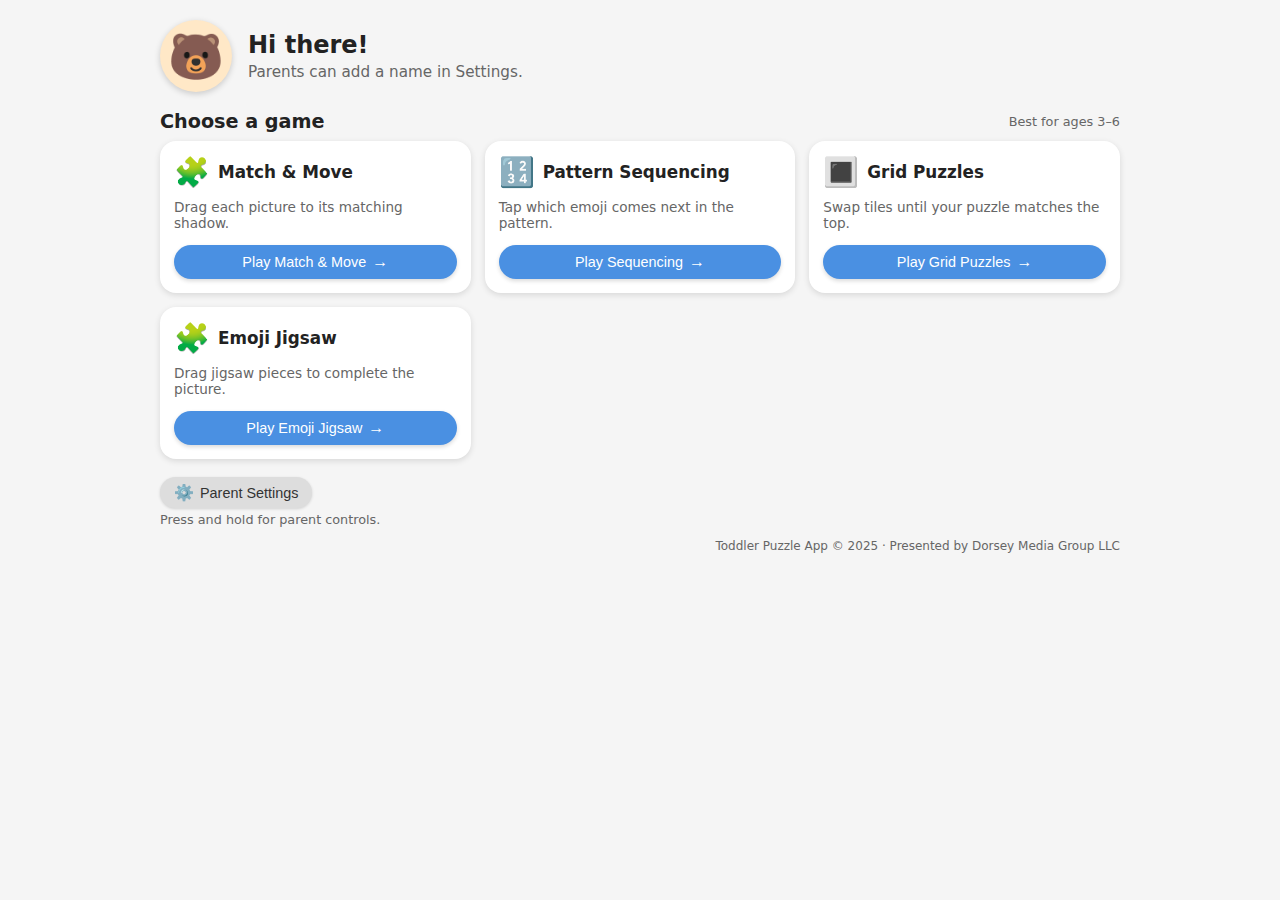
<file: index.html>
<!DOCTYPE html>
<html lang="en">
  <head>
    <meta charset="UTF-8" />
    <title>Toddler Emoji Games</title>
    <meta http-equiv="refresh" content="0; url=landing.html" />
    <script>
      // Fallback redirect if meta refresh is blocked
      window.location.href = "landing.html";
    </script>
  </head>
  <body>
    <p>If you are not redirected, <a href="landing.html">click here</a>.</p>
  </body>
</html>
</file>
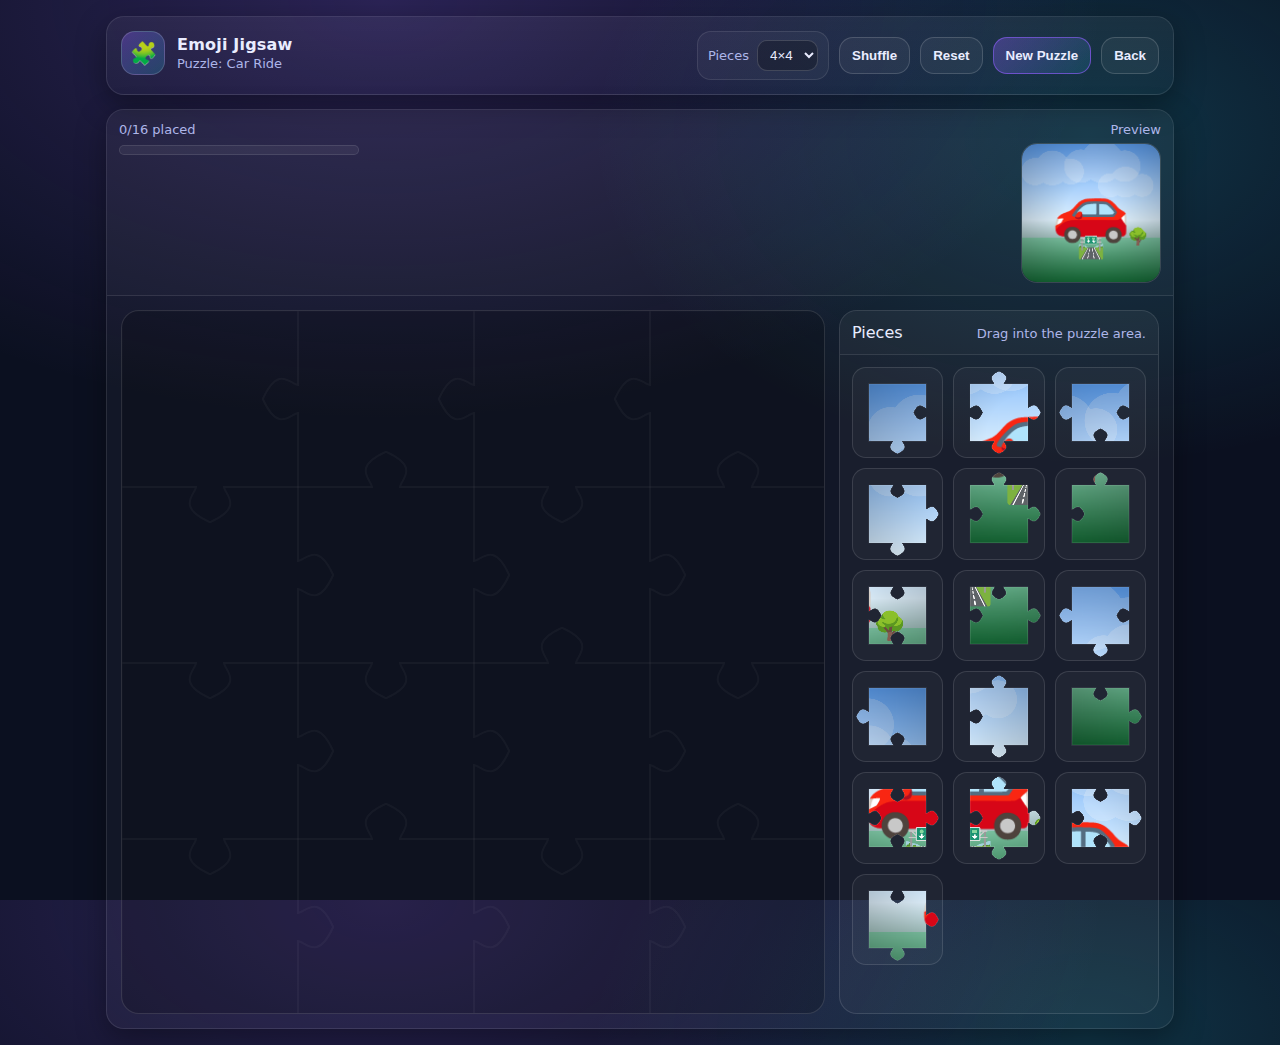
<file: emoji-jigsaw.html>
<!doctype html>
<html lang="en">
<head>
  <meta charset="utf-8" />
  <meta name="viewport" content="width=device-width,initial-scale=1" />
  <title>Emoji Jigsaw</title>
  <link rel="stylesheet" href="emoji-jigsaw.css" />
</head>
<body>
  <div class="app">
    <header class="topbar">
      <div class="brand">
        <div class="logo">🧩</div>
        <div>
          <div class="title">Emoji Jigsaw</div>
          <div class="subtitle" id="subtitle">Drag pieces into place</div>
        </div>
      </div>

      <div class="controls">
        <label class="select">
          <span>Pieces</span>
          <select id="sizeSelect">
            <option value="3">3×3</option>
            <option value="4" selected>4×4</option>
            <option value="5">5×5</option>
          </select>
        </label>

        <button class="btn" id="shuffleBtn" type="button">Shuffle</button>
        <button class="btn" id="resetBtn" type="button">Reset</button>
        <button class="btn primary" id="newPuzzleBtn" type="button">New Puzzle</button>
        <button class="btn" type="button" onclick="window.location.href='index.html'">Back</button>

      </div>
    </header>

    <main class="layout">
      <section class="board-wrap">
        <div class="board-header">
          <div class="progress">
            <div class="progress-label"><span id="progressText">0/0</span> placed</div>
            <div class="progress-bar" aria-hidden="true">
              <div class="progress-fill" id="progressFill"></div>
            </div>
          </div>

          <div class="preview">
            <div class="preview-label">Preview</div>
            <canvas id="previewCanvas" class="preview-canvas" aria-hidden="true"></canvas>
          </div>
        </div>

        <div class="jigsaw-stage">
          <div class="puzzle-col">
            <div id="puzzleArea" class="puzzle-area" aria-label="Puzzle area">
              <canvas id="guideCanvas" class="guide-canvas" aria-hidden="true"></canvas>
            </div>
          </div>

          <aside class="tray-wrap" aria-label="Piece tray">
            <div class="tray-title">
              <div>Pieces</div>
              <div class="tray-note">Drag into the puzzle area.</div>
            </div>
            <div id="pieceTray" class="piece-tray"></div>
          </aside>
        </div>

        <canvas id="sourceCanvas" class="hidden" aria-hidden="true"></canvas>
      </section>
    </main>

    <!-- Completion overlay (uses hidden attribute so it cannot “accidentally” show) -->
    <div id="winOverlay" class="overlay" hidden aria-hidden="true">
      <div class="overlay-card" role="dialog" aria-modal="true" aria-labelledby="winTitle">
        <div class="overlay-emoji">🎉</div>
        <h2 id="winTitle">Puzzle Complete!</h2>
        <p id="winMsg">Nice work.</p>
        <div class="overlay-actions">
          <button class="btn" id="closeWinBtn" type="button">Close</button>
          <button class="btn primary" id="nextWinBtn" type="button">New Puzzle</button>
        </div>
      </div>
      <canvas id="confettiCanvas" class="confetti" aria-hidden="true"></canvas>
    </div>
  </div>

  <script src="jigsaw.js"></script>
</body>
</html>
</file>
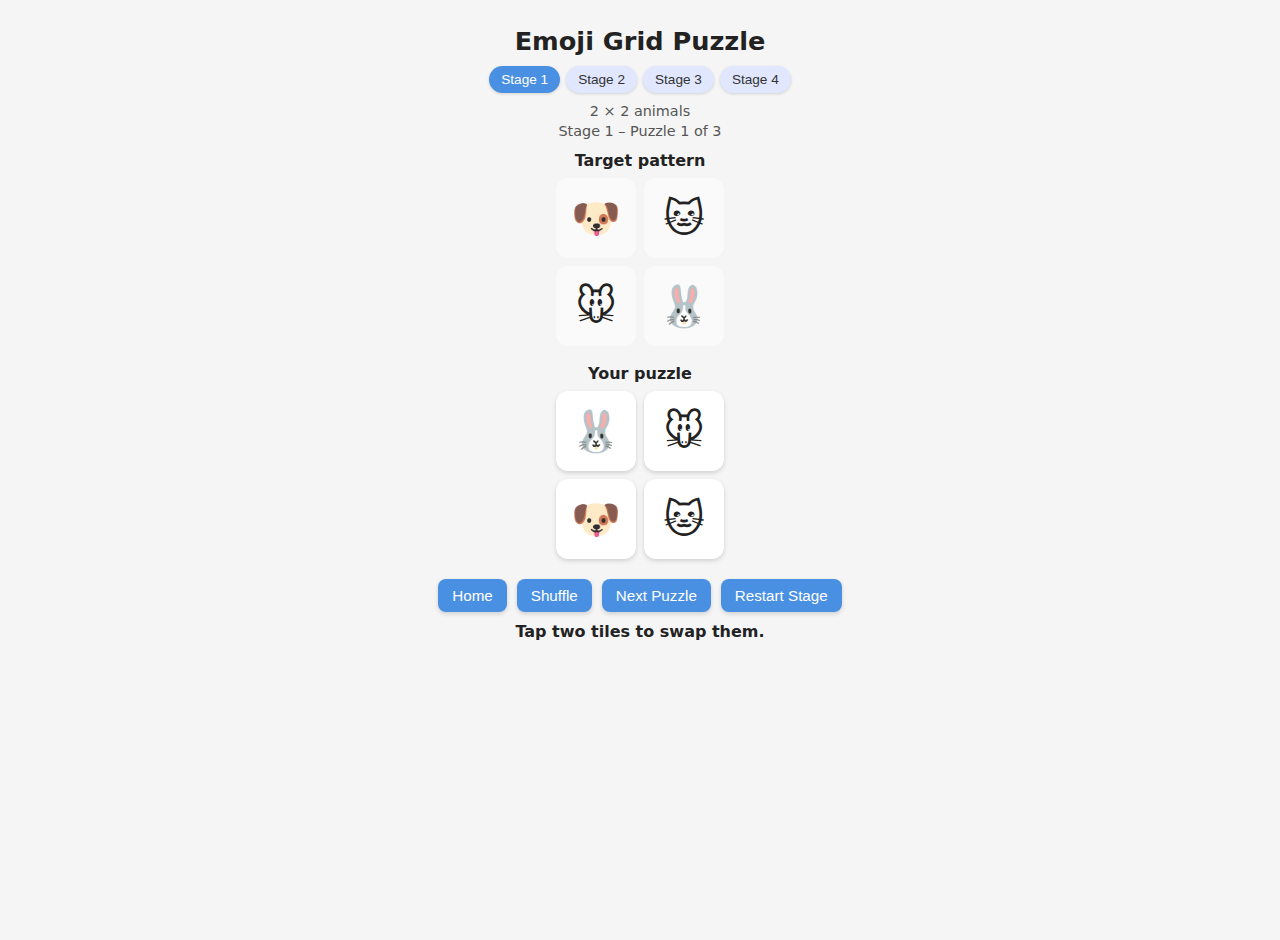
<file: grid.html>
<!DOCTYPE html>
<html lang="en">
<head>
  <meta charset="UTF-8" />
  <title>Emoji Grid Puzzle</title>
  <meta name="viewport" content="width=device-width, initial-scale=1.0" />
  <style>
    body {
      font-family: system-ui, -apple-system, BlinkMacSystemFont, "Segoe UI", sans-serif;
      display: flex;
      flex-direction: column;
      align-items: center;
      justify-content: flex-start;
      min-height: 100vh;
      margin: 0;
      padding: 20px;
      background: #f5f5f5;
      color: #222;
      transition: background 0.2s ease, color 0.2s ease;
    }

    body.high-contrast {
      background: #000;
      color: #fdfdfd;
    }

    .child-greeting {
      font-size: 1rem;
      font-weight: 600;
      color: #4a90e2;
      margin-bottom: 6px;
      text-align: left;
      width: 100%;
      max-width: 420px;
    }

    body.high-contrast .child-greeting {
      color: #ffffff;
    }

    h1 {
      margin: 0 0 10px;
      font-size: 1.6rem;
      text-align: center;
    }

    .stage-bar {
      display: flex;
      gap: 6px;
      flex-wrap: wrap;
      justify-content: center;
      margin-bottom: 10px;
    }

    .stage-button {
      padding: 6px 12px;
      border-radius: 999px;
      border: none;
      background: #e0e7ff;
      color: #333;
      font-size: 0.85rem;
      cursor: pointer;
      box-shadow: 0 1px 3px rgba(0, 0, 0, 0.15);
    }

    .stage-button.active {
      background: #4a90e2;
      color: #fff;
    }

    .stage-label {
      font-size: 0.9rem;
      margin-bottom: 4px;
      text-align: center;
      color: #555;
    }

    body.high-contrast .stage-label {
      color: #ddd;
    }

    .section-title {
      margin-top: 8px;
      margin-bottom: 8px;
      font-weight: 600;
      text-align: center;
    }

    .board {
      --cols: 2;
      --rows: 2;
      display: grid;
      grid-template-columns: repeat(var(--cols), 80px);
      grid-template-rows: repeat(var(--rows), 80px);
      gap: 8px;
      margin-bottom: 10px;
    }

    .tile {
      width: 80px;
      height: 80px;
      display: flex;
      align-items: center;
      justify-content: center;
      font-size: 2.5rem;
      background: white;
      border-radius: 12px;
      box-shadow: 0 2px 4px rgba(0, 0, 0, 0.15);
      cursor: pointer;
      user-select: none;
      transition: transform 0.1s ease, box-shadow 0.1s ease, background 0.1s ease;
    }

    .tile.selected {
      outline: 3px solid #4a90e2;
      background: #e6f0ff;
      transform: scale(1.03);
      box-shadow: 0 3px 6px rgba(0, 0, 0, 0.25);
    }

    /* Only used when the entire puzzle is solved */
    .tile.solved {
      background: #d3f9d8;
    }

    .board.target .tile {
      cursor: default;
      box-shadow: none;
      background: #fafafa;
    }

    body.high-contrast .tile {
      background: #222;
      color: #fff;
      box-shadow: none;
    }

    body.high-contrast .board.target .tile {
      background: #111;
    }

    body.high-contrast .tile.solved {
      background: #0f5132;
    }

    .controls {
      margin-top: 10px;
      display: flex;
      gap: 10px;
      flex-wrap: wrap;
      justify-content: center;
    }

    button {
      padding: 8px 14px;
      font-size: 0.95rem;
      border-radius: 8px;
      border: none;
      cursor: pointer;
      background: #4a90e2;
      color: white;
      box-shadow: 0 2px 4px rgba(0, 0, 0, 0.15);
      transition: background 0.15s ease, transform 0.1s ease, box-shadow 0.1s ease;
    }

    button:hover {
      background: #3a78c2;
    }

    button:active {
      transform: translateY(1px);
      box-shadow: 0 1px 2px rgba(0, 0, 0, 0.2);
    }

    body.high-contrast button {
      background: #fff;
      color: #000;
      box-shadow: none;
    }

    #message {
      margin-top: 10px;
      min-height: 1.4em;
      font-weight: 600;
      text-align: center;
    }

    .puzzle-info {
      font-size: 0.9rem;
      text-align: center;
      color: #555;
      margin-bottom: 4px;
    }

    body.high-contrast .puzzle-info {
      color: #ddd;
    }
  </style>
</head>
<body>
  <div class="child-greeting" id="nameGreeting"></div>
  <h1>Emoji Grid Puzzle</h1>

  <div class="stage-bar" id="stageBar"></div>
  <div class="stage-label" id="stageLabel"></div>

  <div class="puzzle-info" id="puzzleInfo"></div>

  <div class="section-title">Target pattern</div>
  <div class="board target" id="target-board"></div>

  <div class="section-title">Your puzzle</div>
  <div class="board" id="puzzle-board"></div>

  <div class="controls">
    <button id="homeBtn" type="button">Home</button>
    <button id="shuffleBtn" type="button">Shuffle</button>
    <button id="nextPuzzleBtn" type="button">Next Puzzle</button>
    <button id="restartStageBtn" type="button">Restart Stage</button>
  </div>

  <div id="message"></div>

  <script>
    const CONTRAST_KEY = "emojiApp_highContrastMode";

    // ---- Stage + puzzle data ----
    const gridStages = [
      {
        id: "grid-stage1",
        name: "Stage 1",
        label: "2 × 2 animals",
        puzzles: [
          {
            id: "s1p1",
            rows: 2,
            cols: 2,
            pattern: ["🐶","🐱","🐭","🐰"]
          },
          {
            id: "s1p2",
            rows: 2,
            cols: 2,
            pattern: ["🐱","🐶","🐰","🐭"]
          },
          {
            id: "s1p3",
            rows: 2,
            cols: 2,
            pattern: ["🐰","🐭","🐶","🐱"]
          }
        ]
      },
      {
        id: "grid-stage2",
        name: "Stage 2",
        label: "2 × 2 fruits",
        puzzles: [
          {
            id: "s2p1",
            rows: 2,
            cols: 2,
            pattern: ["🍎","🍌","🍇","🍓"]
          },
          {
            id: "s2p2",
            rows: 2,
            cols: 2,
            pattern: ["🍒","🍓","🍎","🍉"]
          },
          {
            id: "s2p3",
            rows: 2,
            cols: 2,
            pattern: ["🍊","🍋","🍓","🍇"]
          }
        ]
      },
      {
        id: "grid-stage3",
        name: "Stage 3",
        label: "3 × 3 mixed",
        puzzles: [
          {
            id: "s3p1",
            rows: 3,
            cols: 3,
            pattern: [
              "🐶","🐱","🐶",
              "🐭","🐰","🐭",
              "🐱","🐶","🐱"
            ]
          },
          {
            id: "s3p2",
            rows: 3,
            cols: 3,
            pattern: [
              "🍎","🍌","🍎",
              "🍓","🍇","🍓",
              "🍊","🍋","🍊"
            ]
          },
          {
            id: "s3p3",
            rows: 3,
            cols: 3,
            pattern: [
              "⭐","🌙","⭐",
              "☁️","⭐","☁️",
              "⭐","🌙","⭐"
            ]
          }
        ]
      },
      {
        id: "grid-stage4",
        name: "Stage 4",
        label: "3 × 3 challenge",
        puzzles: [
          {
            id: "s4p1",
            rows: 3,
            cols: 3,
            pattern: [
              "🍎","🍏","🍎",
              "🍓","🍒","🍓",
              "🍊","🍋","🍊"
            ]
          },
          {
            id: "s4p2",
            rows: 3,
            cols: 3,
            pattern: [
              "🚗","🚕","🚗",
              "🚌","🚙","🚌",
              "🚲","🛴","🚲"
            ]
          },
          {
            id: "s4p3",
            rows: 3,
            cols: 3,
            pattern: [
              "💚","💙","💚",
              "💛","💜","💛",
              "🧡","❤️","🧡"
            ]
          }
        ]
      }
    ];

    const nameGreetingEl = document.getElementById("nameGreeting");
    const stageBar = document.getElementById("stageBar");
    const stageLabelEl = document.getElementById("stageLabel");
    const puzzleInfoEl = document.getElementById("puzzleInfo");
    const targetBoard = document.getElementById("target-board");
    const puzzleBoard = document.getElementById("puzzle-board");
    const homeBtn = document.getElementById("homeBtn");
    const shuffleBtn = document.getElementById("shuffleBtn");
    const nextPuzzleBtn = document.getElementById("nextPuzzleBtn");
    const restartStageBtn = document.getElementById("restartStageBtn");
    const messageEl = document.getElementById("message");

    let currentStageIndex = 0;
    let currentPuzzleIndex = 0;
    let tiles = [];
    let selectedTile = null;

    function getSavedName() {
      const keys = ["childName", "kidName", "playerName"];
      for (const k of keys) {
        try {
          const v = localStorage.getItem(k);
          if (v) return v;
        } catch (e) {}
      }
      return "";
    }

    function applyChildGreeting() {
      const name = getSavedName();
      if (nameGreetingEl && name) {
        nameGreetingEl.textContent = `🐻 Hi, ${name}!`;
      }
    }

    function buildStageButtons() {
      stageBar.innerHTML = "";
      gridStages.forEach((stage, index) => {
        const btn = document.createElement("button");
        btn.className = "stage-button";
        btn.textContent = stage.name;
        if (index === currentStageIndex) btn.classList.add("active");
        btn.addEventListener("click", () => {
          currentStageIndex = index;
          currentPuzzleIndex = 0;
          renderCurrentPuzzle();
          updateStageButtons();
        });
        stageBar.appendChild(btn);
      });
    }

    function updateStageButtons() {
      const buttons = stageBar.querySelectorAll(".stage-button");
      buttons.forEach((btn, idx) => {
        if (idx === currentStageIndex) btn.classList.add("active");
        else btn.classList.remove("active");
      });
    }

    function getCurrentStage() {
      return gridStages[currentStageIndex];
    }

    function getCurrentPuzzle() {
      return getCurrentStage().puzzles[currentPuzzleIndex];
    }

    function renderCurrentPuzzle() {
      const stage = getCurrentStage();
      const puzzle = getCurrentPuzzle();

      stageLabelEl.textContent = stage.label;
      puzzleInfoEl.textContent = `${stage.name} – Puzzle ${currentPuzzleIndex + 1} of ${stage.puzzles.length}`;

      const rows = puzzle.rows;
      const cols = puzzle.cols;

      targetBoard.style.setProperty("--rows", rows);
      targetBoard.style.setProperty("--cols", cols);
      puzzleBoard.style.setProperty("--rows", rows);
      puzzleBoard.style.setProperty("--cols", cols);

      // Build target board
      targetBoard.innerHTML = "";
      puzzle.pattern.forEach((emoji) => {
        const tile = document.createElement("div");
        tile.className = "tile";
        tile.textContent = emoji;
        targetBoard.appendChild(tile);
      });

      // Build shuffled puzzle board
      const shuffled = [...puzzle.pattern];
      do {
        shuffleArray(shuffled);
      } while (arraysEqual(shuffled, puzzle.pattern));

      puzzleBoard.innerHTML = "";
      tiles = [];
      selectedTile = null;

      shuffled.forEach((emoji, index) => {
        const tile = document.createElement("div");
        tile.className = "tile";
        tile.textContent = emoji;
        tile.dataset.index = String(index);
        tile.addEventListener("click", () => handleTileClick(tile));
        tiles.push(tile);
        puzzleBoard.appendChild(tile);
      });

      tiles.forEach((t) => t.classList.remove("solved"));
      updateMessage("Tap two tiles to swap them.");
    }

    function handleTileClick(tile) {
      if (isSolved()) return;

      if (!selectedTile) {
        selectedTile = tile;
        tile.classList.add("selected");
      } else if (selectedTile === tile) {
        tile.classList.remove("selected");
        selectedTile = null;
      } else {
        const tmp = selectedTile.textContent;
        selectedTile.textContent = tile.textContent;
        tile.textContent = tmp;

        selectedTile.classList.remove("selected");
        selectedTile = null;

        checkSolved();
      }
    }

    function shuffleArray(arr) {
      for (let i = arr.length - 1; i > 0; i--) {
        const j = Math.floor(Math.random() * (i + 1));
        [arr[i], arr[j]] = [arr[j], arr[i]];
      }
    }

    function arraysEqual(a, b) {
      if (a.length !== b.length) return false;
      for (let i = 0; i < a.length; i++) {
        if (a[i] !== b[i]) return false;
      }
      return true;
    }

    function getCurrentPattern() {
      return tiles.map((tile) => tile.textContent);
    }

    function isSolved() {
      const target = getCurrentPuzzle().pattern;
      return arraysEqual(getCurrentPattern(), target);
    }

    function checkSolved() {
      if (isSolved()) {
        tiles.forEach((tile) => tile.classList.add("solved"));
        updateMessage("Great job! Puzzle complete 🎉");
      } else {
        updateMessage("Keep going! Swap tiles until it matches the top.");
      }
    }

    function updateMessage(text) {
      messageEl.textContent = text;
    }

    // ---- Init ----
    (function init() {
      // Contrast
      try {
        if (localStorage.getItem(CONTRAST_KEY) === "true") {
          document.body.classList.add("high-contrast");
        }
      } catch (e) {}

      applyChildGreeting();
      buildStageButtons();
      renderCurrentPuzzle();

      homeBtn.addEventListener("click", () => {
        window.location.href = "landing.html";
      });

      shuffleBtn.addEventListener("click", () => {
        renderCurrentPuzzle();
      });

      nextPuzzleBtn.addEventListener("click", () => {
        const stage = getCurrentStage();
        currentPuzzleIndex = (currentPuzzleIndex + 1) % stage.puzzles.length;
        renderCurrentPuzzle();
      });

      restartStageBtn.addEventListener("click", () => {
        currentPuzzleIndex = 0;
        renderCurrentPuzzle();
      });
    })();
  </script>
</body>
</html>
</file>
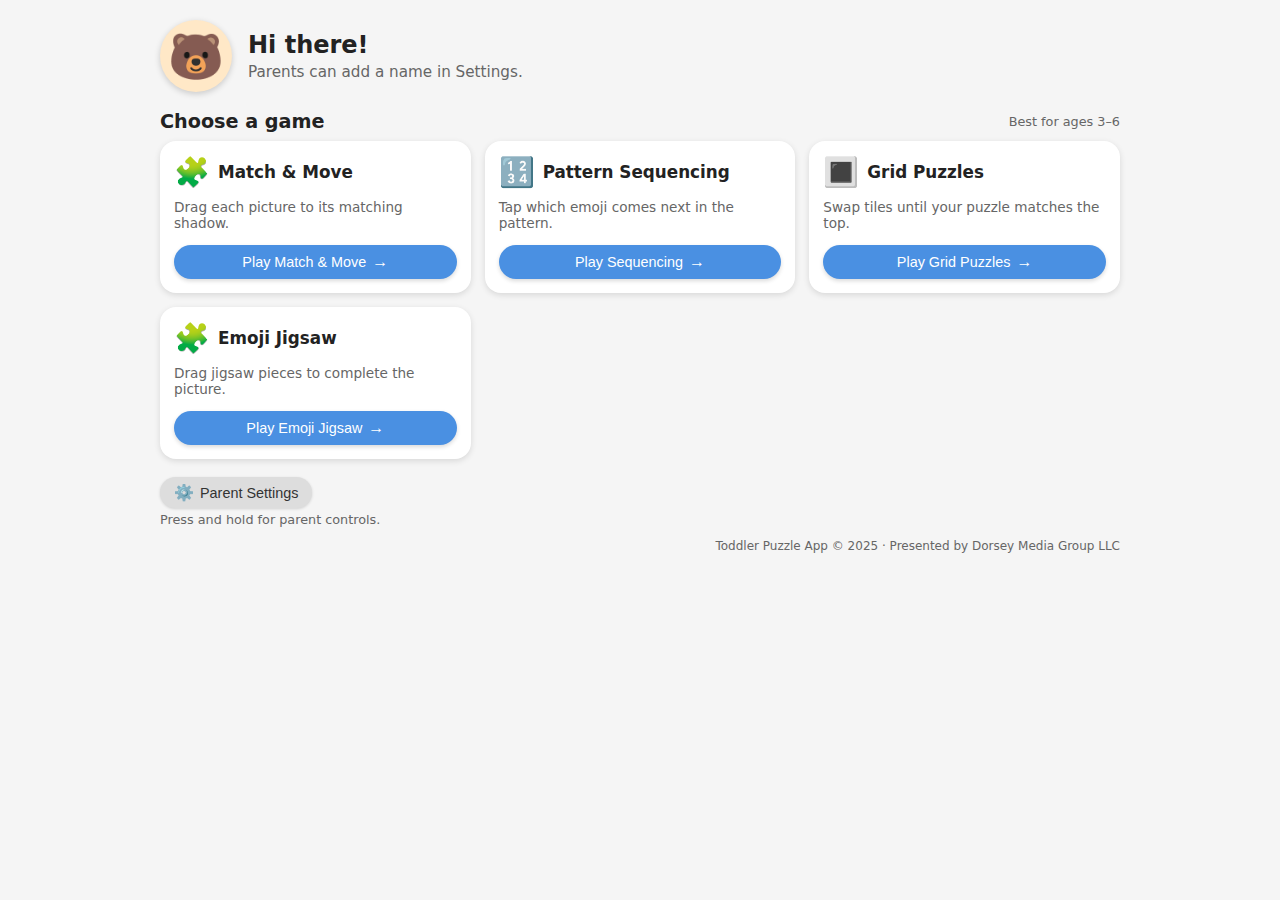
<file: landing.html>
<!DOCTYPE html>
<html lang="en">
<head>
  <meta charset="UTF-8" />
  <title>Toddler Puzzle App – Home</title>
  <meta name="viewport" content="width=device-width, initial-scale=1.0" />
  <style>
    :root {
      --bg: #f5f5f5;
      --card-bg: #ffffff;
      --accent: #4a90e2;
      --accent-soft: #e0e7ff;
      --text-main: #222;
      --text-muted: #666;
      --danger: #d9534f;
      --high-contrast-bg: #000;
      --high-contrast-card: #111;
    }

    * { box-sizing: border-box; }

    body {
      margin: 0;
      padding: 20px;
      background: var(--bg);
      font-family: system-ui, -apple-system, BlinkMacSystemFont, "Segoe UI", sans-serif;
      display: flex;
      justify-content: center;
      min-height: 100vh;
      color: var(--text-main);
      transition: background 0.2s ease, color 0.2s ease;
    }

    body.quiet-mode { background: #eef1f6; }

    body.high-contrast {
      background: var(--high-contrast-bg);
      color: #fdfdfd;
    }

    body.high-contrast .card,
    body.high-contrast .module-card,
    body.high-contrast .settings-panel {
      background: var(--high-contrast-card);
      border: 2px solid #fff;
      box-shadow: none;
    }

    body.high-contrast .module-button {
      background: #fff;
      color: #000;
    }

    .app { max-width: 960px; width: 100%; }

    header {
      display: flex;
      gap: 16px;
      align-items: center;
      margin-bottom: 18px;
      flex-wrap: wrap;
    }

    .mascot {
      width: 72px;
      height: 72px;
      border-radius: 50%;
      background: #ffe8c7;
      display: flex;
      align-items: center;
      justify-content: center;
      font-size: 2.8rem;
      box-shadow: 0 2px 6px rgba(0,0,0,0.18);
    }

    .header-text { display: flex; flex-direction: column; gap: 4px; }

    .greeting { font-size: 1.5rem; font-weight: 600; }

    .sub-greeting { font-size: 0.95rem; color: var(--text-muted); }

    .modules-wrapper { margin-top: 8px; }

    .modules-title-row {
      display: flex;
      justify-content: space-between;
      align-items: center;
      gap: 8px;
      margin-bottom: 8px;
      flex-wrap: wrap;
    }

    .modules-title-row h2 { margin: 0; font-size: 1.2rem; }

    .modules-title-row .hint { font-size: 0.8rem; color: var(--text-muted); }

    .module-grid { display: grid; gap: 14px; }

    @media (min-width: 720px) {
      .module-grid { grid-template-columns: repeat(3, minmax(0, 1fr)); }
    }

    .module-card {
      background: var(--card-bg);
      border-radius: 16px;
      padding: 14px;
      box-shadow: 0 2px 6px rgba(0,0,0,0.12);
      display: flex;
      flex-direction: column;
      gap: 10px;
      align-items: stretch;
      transition: transform 0.1s ease, box-shadow 0.1s ease;
    }

    body.quiet-mode .module-card { box-shadow: 0 1px 3px rgba(0,0,0,0.09); }

    .module-card:hover {
      transform: translateY(-1px);
      box-shadow: 0 3px 8px rgba(0,0,0,0.16);
    }

    body.quiet-mode .module-card:hover { transform: none; box-shadow: 0 1px 3px rgba(0,0,0,0.09); }

    .module-header { display: flex; align-items: center; gap: 8px; }

    .module-emoji { font-size: 1.8rem; }

    .module-name { font-size: 1.05rem; font-weight: 600; }

    .module-desc { font-size: 0.85rem; color: var(--text-muted); }

    .module-button {
      margin-top: 4px;
      padding: 8px 12px;
      border-radius: 999px;
      border: none;
      background: var(--accent);
      color: #fff;
      font-size: 0.9rem;
      cursor: pointer;
      box-shadow: 0 2px 4px rgba(0,0,0,0.15);
      display: inline-flex;
      align-items: center;
      justify-content: center;
      gap: 6px;
      transition: background 0.15s ease, transform 0.1s ease, box-shadow 0.1s ease;
    }

    .module-button:hover {
      background: #3a78c2;
      transform: translateY(-1px);
      box-shadow: 0 3px 6px rgba(0,0,0,0.2);
    }

    body.quiet-mode .module-button:hover { transform: none; box-shadow: 0 2px 4px rgba(0,0,0,0.12); }

    .module-button span.arrow { font-size: 1rem; }

    .bottom-row {
      margin-top: 18px;
      display: flex;
      flex-direction: column;
      align-items: flex-start;
      gap: 4px;
    }

    .parent-settings-btn {
      padding: 6px 14px;
      border-radius: 999px;
      border: none;
      background: #ddd;
      color: #333;
      font-size: 0.9rem;
      cursor: pointer;
      box-shadow: 0 1px 3px rgba(0,0,0,0.15);
      display: inline-flex;
      align-items: center;
      gap: 6px;
    }

    .parent-settings-btn-icon { font-size: 1rem; }

    .parent-settings-hint { font-size: 0.8rem; color: var(--text-muted); }

    .footer {
      margin-top: 12px;
      font-size: 0.75rem;
      color: var(--text-muted);
      text-align: right;
    }

    /* Settings overlay */
    .overlay {
      position: fixed;
      inset: 0;
      background: rgba(0,0,0,0.45);
      display: none;
      align-items: center;
      justify-content: center;
      z-index: 999;
    }

    .overlay.visible { display: flex; }

    .settings-panel {
      background: var(--card-bg);
      border-radius: 18px;
      padding: 18px 18px 16px;
      max-width: 420px;
      width: 90%;
      box-shadow: 0 4px 12px rgba(0,0,0,0.3);
      display: flex;
      flex-direction: column;
      gap: 10px;
    }

    .settings-header {
      display: flex;
      justify-content: space-between;
      align-items: center;
      gap: 8px;
    }

    .settings-title { font-size: 1.1rem; font-weight: 600; }

    .settings-badge {
      font-size: 0.8rem;
      padding: 3px 8px;
      border-radius: 999px;
      background: var(--accent-soft);
      color: var(--accent);
    }

    .settings-section-title { margin-top: 6px; font-size: 0.9rem; font-weight: 600; }

    .field-row { display: flex; flex-direction: column; gap: 4px; margin-top: 4px; }

    .field-label { font-size: 0.82rem; color: var(--text-muted); }

    .text-input {
      padding: 6px 8px;
      border-radius: 8px;
      border: 1px solid #ccc;
      font-size: 0.9rem;
      font-family: inherit;
    }

    body.high-contrast .text-input { background: #000; color: #fff; border-color: #fff; }

    .toggle-row {
      display: flex;
      justify-content: space-between;
      align-items: center;
      margin-top: 6px;
      gap: 10px;
    }

    .toggle-label { font-size: 0.9rem; }

    .toggle-button {
      min-width: 90px;
      padding: 5px 8px;
      border-radius: 999px;
      border: none;
      font-size: 0.85rem;
      cursor: pointer;
      background: #ddd;
      color: #333;
    }

    .toggle-button.on { background: var(--accent); color: #fff; }

    .settings-actions {
      display: flex;
      flex-wrap: wrap;
      gap: 8px;
      margin-top: 10px;
    }

    .settings-btn {
      flex: 1;
      padding: 7px 9px;
      border-radius: 10px;
      border: none;
      font-size: 0.85rem;
      cursor: pointer;
      background: #eee;
      color: #333;
    }

    .settings-btn.primary { background: var(--accent); color: #fff; }

    .settings-btn.danger { background: #fbe1df; color: var(--danger); }

    .settings-footer-row {
      display: flex;
      justify-content: flex-end;
      margin-top: 10px;
    }

    .settings-close-btn {
      padding: 6px 12px;
      border-radius: 999px;
      border: none;
      font-size: 0.85rem;
      cursor: pointer;
      background: #ddd;
      color: #333;
    }
  </style>
</head>
<body>
  <div class="app">
    <header>
      <div class="mascot" aria-hidden="true">🐻</div>
      <div class="header-text">
        <div class="greeting" id="greetingText">Hi there!</div>
        <div class="sub-greeting" id="subGreetingText">
          Choose a game to start playing.
        </div>
      </div>
    </header>

    <main>
      <section class="modules-wrapper">
        <div class="modules-title-row">
          <h2>Choose a game</h2>
          <div class="hint">Best for ages 3–6</div>
        </div>

        <div class="module-grid">
          <!-- Match & Move -->
          <article class="module-card">
            <div class="module-header">
              <div class="module-emoji">🧩</div>
              <div class="module-name">Match &amp; Move</div>
            </div>
            <div class="module-desc">
              Drag each picture to its matching shadow.
            </div>
            <button class="module-button" data-target="matching.html">
              Play Match &amp; Move
              <span class="arrow">→</span>
            </button>
          </article>

          <!-- Sequencing -->
          <article class="module-card">
            <div class="module-header">
              <div class="module-emoji">🔢</div>
              <div class="module-name">Pattern Sequencing</div>
            </div>
            <div class="module-desc">
              Tap which emoji comes next in the pattern.
            </div>
            <button class="module-button" data-target="sequencing.html">
              Play Sequencing
              <span class="arrow">→</span>
            </button>
          </article>

          <!-- Grid Puzzle -->
          <article class="module-card">
            <div class="module-header">
              <div class="module-emoji">🔳</div>
              <div class="module-name">Grid Puzzles</div>
            </div>
            <div class="module-desc">
              Swap tiles until your puzzle matches the top.
            </div>
            <button class="module-button" data-target="grid.html">
              Play Grid Puzzles
              <span class="arrow">→</span>
            </button>
          </article>

          <!-- NEW: Emoji Jigsaw -->
          <article class="module-card">
            <div class="module-header">
              <div class="module-emoji">🧩</div>
              <div class="module-name">Emoji Jigsaw</div>
            </div>
            <div class="module-desc">
              Drag jigsaw pieces to complete the picture.
            </div>
            <button class="module-button" data-target="emoji-jigsaw.html">
              Play Emoji Jigsaw
              <span class="arrow">→</span>
            </button>
          </article>
        </div>
      </section>

      <section class="bottom-row">
        <button
          id="parentSettingsBtn"
          class="parent-settings-btn"
          type="button"
        >
          <span class="parent-settings-btn-icon">⚙️</span>
          Parent Settings
        </button>
        <div class="parent-settings-hint">
          Press and hold for parent controls.
        </div>
      </section>

      <div class="footer">
        Toddler Puzzle App &copy; 2025 · Presented by Dorsey Media Group LLC
      </div>
    </main>
  </div>

  <!-- Parent Settings Overlay -->
  <div id="settingsOverlay" class="overlay" aria-hidden="true">
    <div class="settings-panel" role="dialog" aria-modal="true">
      <div class="settings-header">
        <div class="settings-title">Parent Settings</div>
        <div class="settings-badge">Long press unlocked</div>
      </div>

      <div class="settings-section-title">Child info</div>
      <div class="field-row">
        <label class="field-label" for="childNameInput">Child's name</label>
        <input
          id="childNameInput"
          class="text-input"
          type="text"
          maxlength="20"
          autocomplete="off"
        />
      </div>

      <div class="settings-section-title">Display &amp; sound</div>
      <div class="toggle-row">
        <div class="toggle-label">Quiet mode</div>
        <button id="quietToggle" class="toggle-button" type="button">
          Off
        </button>
      </div>
      <div class="toggle-row">
        <div class="toggle-label">High contrast mode</div>
        <button id="contrastToggle" class="toggle-button" type="button">
          Off
        </button>
      </div>
      <div class="toggle-row">
        <div class="toggle-label">Sound</div>
        <button id="soundToggle" class="toggle-button" type="button">
          On
        </button>
      </div>

      <div class="settings-section-title">More</div>
      <div class="settings-actions">
        <button
          id="progressBtn"
          class="settings-btn primary"
          type="button"
        >
          View Progress Report
        </button>
        <button
          id="resetBtn"
          class="settings-btn danger"
          type="button"
        >
          Reset Progress
        </button>
      </div>

      <div class="settings-section-title">Game Instructions (click the triangle next to the game name)</div>

      <div class="parent-instructions">
        <details class="instruction-group">
          <summary><strong>Matching Game (Emoji Match)</strong></summary>
          <p>Your child matches each emoji piece to its matching outline on the board. When all pieces are placed correctly, the stage completes.</p>
          <p><strong>How to play:</strong></p>
          <ol>
            <li>Select a stage from the main menu.</li>
            <li>Your child taps or drags emoji pieces to their matching outline.</li>
            <li>Correct pieces snap into place.</li>
            <li>When all matches are complete, a reward message appears.</li>
          </ol>
          <p><strong>Skills practiced:</strong> visual matching, focus, fine motor control.</p>
        </details>

        <details class="instruction-group">
          <summary><strong>Puzzle Game (Emoji Puzzle Grid)</strong></summary>
          <p>Your child assembles a simple grid-based puzzle by placing pieces in their correct positions to complete the picture.</p>
          <p><strong>How to play:</strong></p>
          <ol>
            <li>Choose a puzzle stage.</li>
            <li>Your child taps or moves pieces into the correct arrangement.</li>
            <li>When the picture is completed correctly, the reward message appears.</li>
          </ol>
          <p><strong>Skills practiced:</strong> problem-solving, planning, spatial reasoning.</p>
        </details>

        <details class="instruction-group">
          <summary><strong>Pattern Sequencing (Emoji Patterns)</strong></summary>
          <p>Your child views a repeating emoji pattern and selects which emoji should come next.</p>
          <p><strong>How to play:</strong></p>
          <ol>
            <li>A pattern appears with the final emoji missing.</li>
            <li>Your child picks the emoji that correctly continues the sequence.</li>
            <li>Correct answers move to the next pattern.</li>
          </ol>
          <p><strong>Skills practiced:</strong> early logic, recognizing patterns, prediction.</p>
        </details>

        <!-- NEW: Emoji Jigsaw instructions -->
        <details class="instruction-group">
          <summary><strong>Emoji Jigsaw (Jigsaw Puzzle)</strong></summary>
          <p>Your child drags jigsaw-shaped pieces into the correct spots to complete a picture.</p>
          <p><strong>How to play:</strong></p>
          <ol>
            <li>Select a difficulty (piece count) from the dropdown.</li>
            <li>Drag a piece from the tray into the board.</li>
            <li>Pieces snap into place when close to the correct spot.</li>
            <li>When all pieces are placed, a celebration appears.</li>
          </ol>
          <p><strong>Skills practiced:</strong> spatial reasoning, problem-solving, fine motor control.</p>
        </details>
      </div>

      <div class="settings-footer-row">
        <button
          id="closeSettingsBtn"
          class="settings-close-btn"
          type="button"
        >
          Close
        </button>
      </div>
    </div>
  </div>

  <script>
    const NAME_KEY = "emojiApp_childName";
    const QUIET_KEY = "emojiApp_quietMode";
    const CONTRAST_KEY = "emojiApp_highContrastMode";
    const SOUND_KEY = "emojiApp_soundEnabled";

    const greetingText = document.getElementById("greetingText");
    const subGreetingText = document.getElementById("subGreetingText");
    const moduleButtons = document.querySelectorAll(".module-button");

    const parentSettingsBtn = document.getElementById("parentSettingsBtn");
    const settingsOverlay = document.getElementById("settingsOverlay");
    const childNameInput = document.getElementById("childNameInput");
    const quietToggle = document.getElementById("quietToggle");
    const contrastToggle = document.getElementById("contrastToggle");
    const soundToggle = document.getElementById("soundToggle");
    const progressBtn = document.getElementById("progressBtn");
    const resetBtn = document.getElementById("resetBtn");
    const closeSettingsBtn = document.getElementById("closeSettingsBtn");

    let longPressTimeout = null;
    const LONG_PRESS_DELAY = 700;

    function safeGetBool(key, defaultValue) {
      try {
        const raw = localStorage.getItem(key);
        if (raw === null) return defaultValue;
        return raw === "true";
      } catch {
        return defaultValue;
      }
    }

    function safeSetBool(key, value) {
      try { localStorage.setItem(key, String(value)); } catch {}
    }

    function safeGetString(key) {
      try { return localStorage.getItem(key) || ""; } catch { return ""; }
    }

    function safeSetString(key, value) {
      try { localStorage.setItem(key, value); } catch {}
    }

    function applyInitialState() {
      const name = safeGetString(NAME_KEY);
      const quiet = safeGetBool(QUIET_KEY, false);
      const contrast = safeGetBool(CONTRAST_KEY, false);
      const sound = safeGetBool(SOUND_KEY, true);

      if (name) {
        greetingText.textContent = `Hi, ${name}!`;
        subGreetingText.textContent = "Choose a game to start playing.";
      } else {
        greetingText.textContent = "Hi there!";
        subGreetingText.textContent = "Parents can add a name in Settings.";
      }

      document.body.classList.toggle("quiet-mode", quiet);
      document.body.classList.toggle("high-contrast", contrast);

      childNameInput.value = name;
      setToggle(quietToggle, quiet);
      setToggle(contrastToggle, contrast);
      setToggle(soundToggle, sound);
    }

    function setToggle(btn, on) {
      if (!btn) return;
      btn.classList.toggle("on", on);
      btn.textContent = on ? "On" : "Off";
    }

    function openSettingsOverlay() {
      if (!settingsOverlay) return;
      settingsOverlay.classList.add("visible");
      settingsOverlay.setAttribute("aria-hidden", "false");
      applyInitialState();
    }

    function closeSettingsOverlay() {
      if (!settingsOverlay) return;
      settingsOverlay.classList.remove("visible");
      settingsOverlay.setAttribute("aria-hidden", "true");
    }

    function startLongPress(e) {
      if (e) {
        e.preventDefault();
        e.stopPropagation();
      }
      if (longPressTimeout) clearTimeout(longPressTimeout);
      longPressTimeout = setTimeout(() => {
        openSettingsOverlay();
      }, LONG_PRESS_DELAY);
    }

    function cancelLongPress() {
      if (!longPressTimeout) return;
      clearTimeout(longPressTimeout);
      longPressTimeout = null;
    }

    document.addEventListener("DOMContentLoaded", () => {
      applyInitialState();

      moduleButtons.forEach((btn) => {
        btn.addEventListener("click", () => {
          const target = btn.getAttribute("data-target");
          if (target) window.location.href = target;
        });
      });

      if (parentSettingsBtn) {
        parentSettingsBtn.addEventListener("mousedown", startLongPress);
        parentSettingsBtn.addEventListener("touchstart", startLongPress, { passive: false });
        parentSettingsBtn.addEventListener("mouseup", cancelLongPress);
        parentSettingsBtn.addEventListener("mouseleave", cancelLongPress);
        parentSettingsBtn.addEventListener("touchend", cancelLongPress);
        parentSettingsBtn.addEventListener("touchcancel", cancelLongPress);
      }

      if (quietToggle) {
        quietToggle.addEventListener("click", () => {
          const on = !quietToggle.classList.contains("on");
          setToggle(quietToggle, on);
          safeSetBool(QUIET_KEY, on);
          document.body.classList.toggle("quiet-mode", on);
        });
      }

      if (contrastToggle) {
        contrastToggle.addEventListener("click", () => {
          const on = !contrastToggle.classList.contains("on");
          setToggle(contrastToggle, on);
          safeSetBool(CONTRAST_KEY, on);
          document.body.classList.toggle("high-contrast", on);
        });
      }

      if (soundToggle) {
        soundToggle.addEventListener("click", () => {
          const on = !soundToggle.classList.contains("on");
          setToggle(soundToggle, on);
          safeSetBool(SOUND_KEY, on);
        });
      }

      if (childNameInput) {
        childNameInput.addEventListener("change", () => {
          const name = childNameInput.value.trim();
          safeSetString(NAME_KEY, name);
          if (name) {
            greetingText.textContent = `Hi, ${name}!`;
            subGreetingText.textContent = "Choose a game to start playing.";
          } else {
            greetingText.textContent = "Hi there!";
            subGreetingText.textContent = "Parents can add a name in Settings.";
          }
        });
      }

      if (progressBtn) {
        progressBtn.addEventListener("click", () => {
          window.location.href = "progress-report.html";
        });
      }

      if (resetBtn) {
        resetBtn.addEventListener("click", () => {
          const confirmReset = window.confirm(
            "Reset all puzzle progress on this device? This cannot be undone."
          );
          if (!confirmReset) return;

          try {
            localStorage.removeItem("puzzleProgress_v4");
            localStorage.removeItem("emojiProgress_sequencing_v2");
            localStorage.removeItem("emojiProgress_grid_v2");

            // (safe/no-op for now) future jigsaw progress key if you add it later
            localStorage.removeItem("emojiProgress_jigsaw_v1");
          } catch {}
          alert("Progress has been reset. Stages will be locked again.");
        });
      }

      if (closeSettingsBtn) {
        closeSettingsBtn.addEventListener("click", () => {
          closeSettingsOverlay();
        });
      }

      if (settingsOverlay) {
        settingsOverlay.addEventListener("click", (e) => {
          if (e.target === settingsOverlay) closeSettingsOverlay();
        });
      }
    });
  </script>
</body>
</html>
</file>
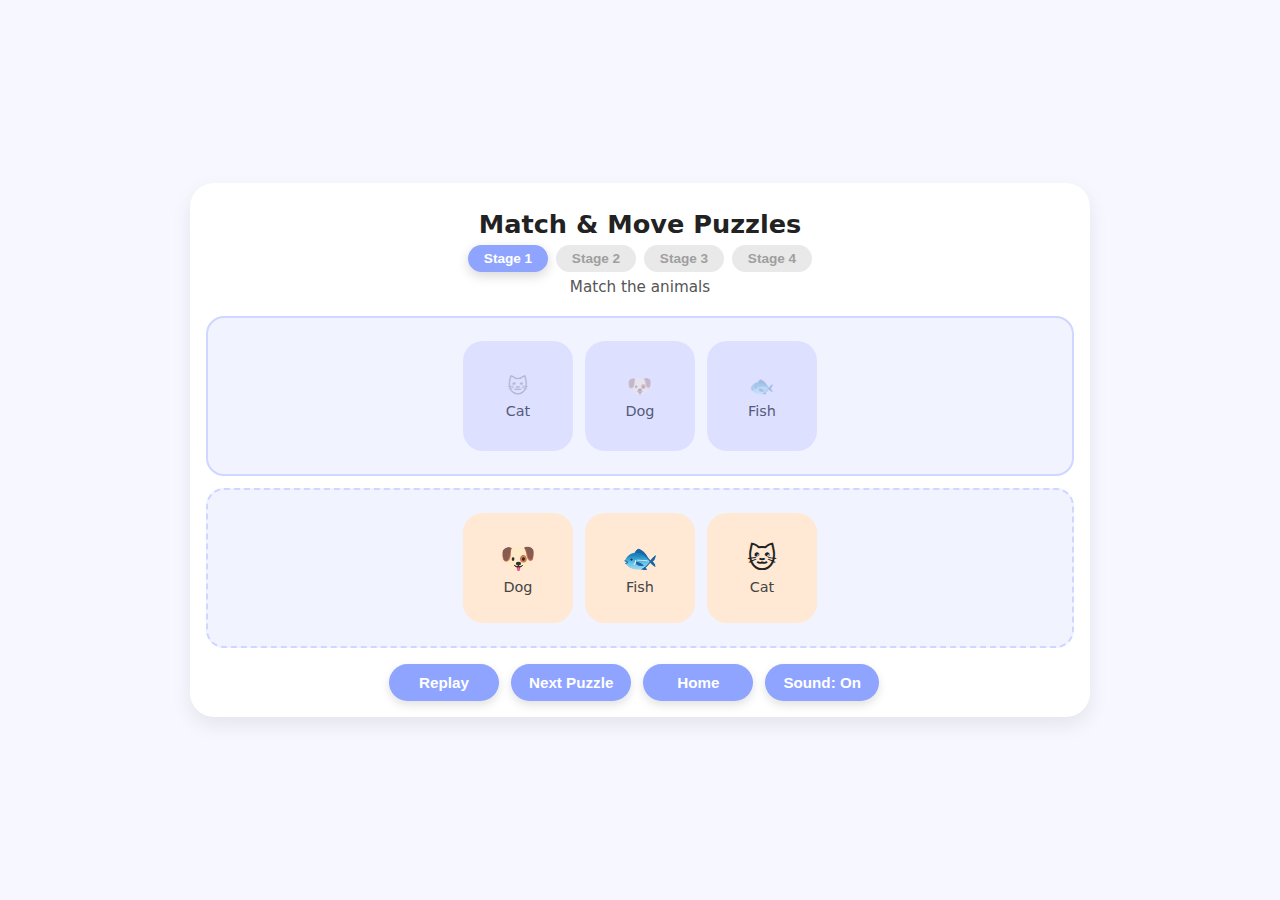
<file: matching.html>
<!DOCTYPE html>
<html lang="en">
<head>
  <meta charset="UTF-8" />
  <title>Kids Puzzle App (3–6)</title>
  <meta name="viewport" content="width=device-width, initial-scale=1.0" />
  <link rel="stylesheet" href="styles.css" />

  <!-- Greeting styling -->
  <style>
    .child-greeting {
      font-size: 1rem;
      font-weight: 600;
      color: #4a90e2;
      margin-bottom: 6px;
    }

    body.high-contrast .child-greeting {
      color: #ffffff;
    }
  </style>
</head>
<body>
  <div class="app">
    <header class="app-header">
      <!-- Static fallback greeting so something ALWAYS shows -->
      <div class="child-greeting" id="nameGreeting">🐻 Hi there!</div>

      <h1>Match & Move Puzzles</h1>

      <!-- Stage selector bar -->
      <div class="stage-bar" id="stageBar" aria-label="Choose difficulty stage">
        <!-- JS will insert stage buttons here -->
      </div>

      <p class="subtitle">Drag the picture to the matching shadow</p>
    </header>

    <main class="app-main">
      <!-- Target (shadow) area -->
      <section class="board board-targets" id="targetBoard" aria-label="Puzzle targets">
        <!-- JS will insert targets here -->
      </section>

      <!-- Piece area -->
      <section class="board board-pieces" id="pieceBoard" aria-label="Puzzle pieces">
        <!-- JS will insert pieces here -->
      </section>
    </main>

    <footer class="app-footer">
      <button id="resetBtn" class="control-button" type="button">Replay</button>
      <button id="nextBtn" class="control-button" type="button">Next Puzzle</button>
      <button id="nextStageBtn" class="control-button hidden" type="button"></button>
      <button id="homeBtn" class="control-button" type="button">Home</button>
      <button id="soundToggleBtn" class="control-button" type="button">Sound: On</button>
      <div id="status" class="status-text" aria-live="polite"></div>
    </footer>
  </div>

  <!-- Reward overlay for stage completion (unchanged) -->
  <div id="rewardOverlay" class="reward-overlay hidden" aria-hidden="true">
    <div class="reward-content">
      <div class="reward-emoji">🎉🎉🎉</div>
      <h2 id="rewardTitle">Great job!</h2>
      <p id="rewardMessage">You finished this stage.</p>
      <button
        id="rewardPrimaryBtn"
        class="control-button"
        type="button"
        onclick="hideRewardOverlay()"
      >
        OK
      </button>
    </div>
  </div>

  <!-- Your game logic -->
  <script src="game.js?v=4"></script>

  <!-- Single hook script: name + contrast (no duplicates) -->
  <script>
    console.log("Matching: hook script loaded");

    const NAME_KEY = "emojiApp_childName";
    const CONTRAST_KEY = "emojiApp_highContrastMode";

    document.addEventListener("DOMContentLoaded", () => {
      console.log("Matching: DOMContentLoaded fired");

      // 1) Apply high contrast from landing
      try {
        const contrastOn = localStorage.getItem(CONTRAST_KEY) === "true";
        if (contrastOn) {
          document.body.classList.add("high-contrast");
          console.log("Matching: high-contrast ON");
        } else {
          console.log("Matching: high-contrast OFF");
        }
      } catch (e) {
        console.error("Error applying contrast", e);
      }

      // 2) Personalised greeting using stored name (if available)
      try {
        const el = document.getElementById("nameGreeting");
        if (!el) return;

        const storedName = localStorage.getItem(NAME_KEY);
        const name = storedName && storedName.trim() ? storedName.trim() : "";

        if (name) {
          el.textContent = `🐻 Hi, ${name}!`;
        } else {
          // fallback stays as "Hi there!"
          el.textContent = "🐻 Hi there!";
        }
        console.log("Matching: greeting set to:", el.textContent);
      } catch (e) {
        console.error("Error applying name", e);
      }
    });
  </script>
</body>
</html>
</file>
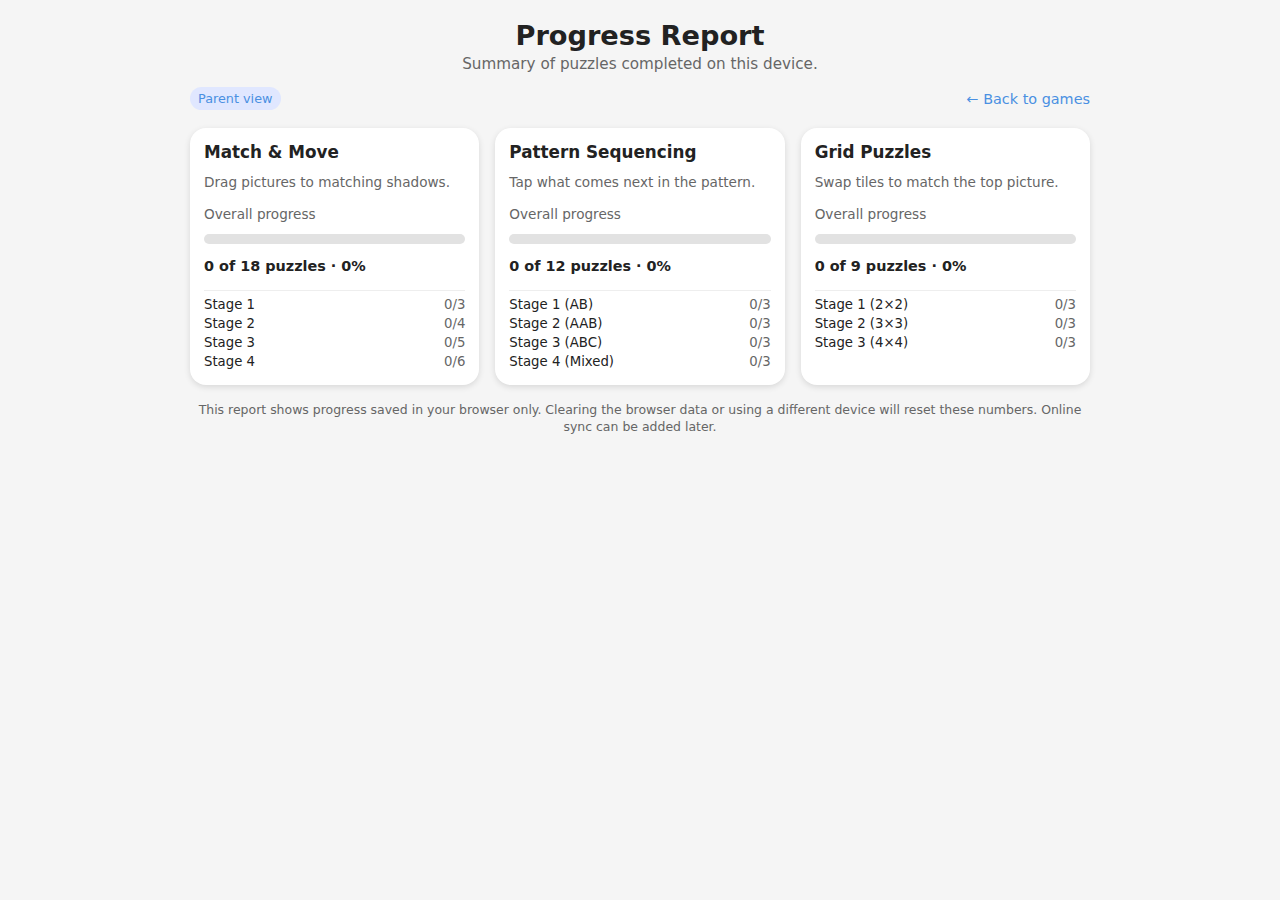
<file: progress-report.html>
<!DOCTYPE html>
<html lang="en">
<head>
  <meta charset="UTF-8" />
  <title>Progress Report – Toddler Puzzle App</title>
  <meta name="viewport" content="width=device-width, initial-scale=1.0" />
  <style>
    :root {
      --bg: #f5f5f5;
      --card-bg: #ffffff;
      --accent: #4a90e2;
      --accent-soft: #e0e7ff;
      --text-main: #222;
      --text-muted: #666;
      --success: #4caf50;
    }

    * {
      box-sizing: border-box;
    }

    body {
      font-family: system-ui, -apple-system, BlinkMacSystemFont, "Segoe UI", sans-serif;
      margin: 0;
      padding: 20px;
      background: var(--bg);
      display: flex;
      flex-direction: column;
      align-items: center;
      min-height: 100vh;
      color: var(--text-main);
      transition: background 0.2s ease, color 0.2s ease;
    }

    /* High contrast mode */
    body.high-contrast {
      background: #000;
      color: #fdfdfd;
    }

    body.high-contrast .module-card {
      background: #111;
      color: #fff;
      border: 2px solid #fff;
      box-shadow: none;
    }

    body.high-contrast .tag {
      background: #333;
      color: #fff;
    }

    body.high-contrast .back-link {
      color: #fff;
    }

    .app {
      max-width: 900px;
      width: 100%;
    }

    header {
      text-align: center;
      margin-bottom: 16px;
    }

    h1 {
      margin: 0 0 4px;
      font-size: 1.7rem;
    }

    .subtitle {
      margin: 0;
      font-size: 0.95rem;
      color: var(--text-muted);
    }

    body.high-contrast .subtitle {
      color: #ccc;
    }

    .top-controls {
      display: flex;
      justify-content: space-between;
      align-items: center;
      flex-wrap: wrap;
      gap: 10px;
      margin-top: 14px;
    }

    .tag {
      font-size: 0.8rem;
      padding: 4px 8px;
      border-radius: 999px;
      background: var(--accent-soft);
      color: var(--accent);
    }

    .back-link {
      text-decoration: none;
      font-size: 0.9rem;
      color: var(--accent);
    }

    .modules-grid {
      display: grid;
      gap: 16px;
      margin-top: 18px;
    }

    @media (min-width: 720px) {
      .modules-grid {
        grid-template-columns: repeat(3, minmax(0, 1fr));
      }
    }

    .module-card {
      background: var(--card-bg);
      border-radius: 16px;
      padding: 14px 14px 16px;
      box-shadow: 0 2px 6px rgba(0,0,0,0.12);
      display: flex;
      flex-direction: column;
      gap: 10px;
    }

    .module-title {
      font-size: 1.05rem;
      font-weight: 600;
      margin-bottom: 2px;
    }

    .module-subtitle {
      font-size: 0.85rem;
      color: var(--text-muted);
      margin-bottom: 6px;
    }

    body.high-contrast .module-subtitle {
      color: #ddd;
    }

    .overall-progress-label {
      font-size: 0.85rem;
      color: var(--text-muted);
      margin-bottom: 2px;
    }

    .progress-bar {
      position: relative;
      width: 100%;
      height: 10px;
      border-radius: 999px;
      background: #e2e2e2;
      overflow: hidden;
    }

    body.high-contrast .progress-bar {
      background: #444;
    }

    .progress-bar-fill {
      position: absolute;
      inset: 0;
      width: 0%;
      height: 100%;
      border-radius: inherit;
      background: linear-gradient(90deg, var(--accent-soft), var(--accent));
      transition: width 0.3s ease;
    }

    .overall-percent {
      font-size: 0.9rem;
      font-weight: 600;
      margin-top: 4px;
    }

    .stage-list {
      margin-top: 6px;
      border-top: 1px solid #eee;
      padding-top: 6px;
      display: flex;
      flex-direction: column;
      gap: 4px;
    }

    body.high-contrast .stage-list {
      border-top-color: #444;
    }

    .stage-row {
      display: flex;
      justify-content: space-between;
      align-items: center;
      font-size: 0.83rem;
    }

    .stage-name {
      color: var(--text-main);
    }

    body.high-contrast .stage-name {
      color: #fff;
    }

    .stage-status {
      display: flex;
      align-items: center;
      gap: 4px;
    }

    .stage-status-text {
      color: var(--text-muted);
    }

    body.high-contrast .stage-status-text {
      color: #ddd;
    }

    .stage-status-text.complete {
      color: var(--success);
      font-weight: 600;
    }

    .badge-check {
      font-size: 1rem;
    }

    .footnote {
      margin-top: 16px;
      font-size: 0.78rem;
      color: var(--text-muted);
      text-align: center;
      line-height: 1.4;
    }

    body.high-contrast .footnote {
      color: #ccc;
    }
  </style>
</head>
<body>
  <div class="app">
    <header>
      <h1>Progress Report</h1>
      <p class="subtitle">
        Summary of puzzles completed on this device.
      </p>
      <div class="top-controls">
        <span class="tag">Parent view</span>
        <a href="landing.html" class="back-link">← Back to games</a>
      </div>
    </header>

    <section class="modules-grid" id="modulesGrid">
    </section>

    <p class="footnote">
      This report shows progress saved in your browser only.
      Clearing the browser data or using a different device will reset these
      numbers. Online sync can be added later.
    </p>
  </div>

  <script>
    const MODULE_CONFIGS = [
      {
        id: "matching",
        title: "Match & Move",
        description: "Drag pictures to matching shadows.",
        storageKey: "puzzleProgress_v4",
        stages: [
          { id: "stage1", name: "Stage 1", totalPuzzles: 3 },
          { id: "stage2", name: "Stage 2", totalPuzzles: 4 },
          { id: "stage3", name: "Stage 3", totalPuzzles: 5 },
          { id: "stage4", name: "Stage 4", totalPuzzles: 6 }
        ]
      },
      {
        id: "sequencing",
        title: "Pattern Sequencing",
        description: "Tap what comes next in the pattern.",
        storageKey: "emojiProgress_sequencing_v2",
        stages: [
          { id: "seq-stage1", name: "Stage 1 (AB)", totalPuzzles: 3 },
          { id: "seq-stage2", name: "Stage 2 (AAB)", totalPuzzles: 3 },
          { id: "seq-stage3", name: "Stage 3 (ABC)", totalPuzzles: 3 },
          { id: "seq-stage4", name: "Stage 4 (Mixed)", totalPuzzles: 3 }
        ]
      },
      {
        id: "grid",
        title: "Grid Puzzles",
        description: "Swap tiles to match the top picture.",
        storageKey: "emojiProgress_grid_v2",
        stages: [
          { id: "grid-stage1", name: "Stage 1 (2×2)", totalPuzzles: 3 },
          { id: "grid-stage2", name: "Stage 2 (3×3)", totalPuzzles: 3 },
          { id: "grid-stage3", name: "Stage 3 (4×4)", totalPuzzles: 3 }
        ]
      }
    ];

    function safeLoadProgress(key) {
      try {
        const raw = localStorage.getItem(key);
        if (!raw) return {};
        const parsed = JSON.parse(raw);
        return parsed && typeof parsed === "object" ? parsed : {};
      } catch {
        return {};
      }
    }

    function summarizeModule(config) {
      const rawProgress = safeLoadProgress(config.storageKey);

      let totalPuzzles = 0;
      let completedPuzzles = 0;
      const stageSummaries = [];

      config.stages.forEach((stg) => {
        totalPuzzles += stg.totalPuzzles;

        const stageRecord = rawProgress[stg.id];
        const completedForStage =
          stageRecord && stageRecord.completedPuzzles
            ? Object.keys(stageRecord.completedPuzzles).length
            : 0;

        completedPuzzles += Math.min(completedForStage, stg.totalPuzzles);

        const isComplete = completedForStage >= stg.totalPuzzles;

        stageSummaries.push({
          id: stg.id,
          name: stg.name,
          total: stg.totalPuzzles,
          completed: Math.min(completedForStage, stg.totalPuzzles),
          isComplete
        });
      });

      const percent =
        totalPuzzles === 0
          ? 0
          : Math.round((completedPuzzles / totalPuzzles) * 100);

      return {
        config,
        totalPuzzles,
        completedPuzzles,
        percent,
        stages: stageSummaries
      };
    }

    function renderProgressReport() {
      const container = document.getElementById("modulesGrid");
      container.innerHTML = "";

      MODULE_CONFIGS.forEach((config) => {
        const summary = summarizeModule(config);

        const card = document.createElement("article");
        card.className = "module-card";

        const title = document.createElement("div");
        title.className = "module-title";
        title.textContent = summary.config.title;

        const subtitle = document.createElement("div");
        subtitle.className = "module-subtitle";
        subtitle.textContent = summary.config.description;

        const label = document.createElement("div");
        label.className = "overall-progress-label";
        label.textContent = "Overall progress";

        const bar = document.createElement("div");
        bar.className = "progress-bar";

        const fill = document.createElement("div");
        fill.className = "progress-bar-fill";
        fill.style.width = summary.percent + "%";
        bar.appendChild(fill);

        const percentText = document.createElement("div");
        percentText.className = "overall-percent";
        percentText.textContent = `${summary.completedPuzzles} of ${summary.totalPuzzles} puzzles · ${summary.percent}%`;

        const stageList = document.createElement("div");
        stageList.className = "stage-list";

        summary.stages.forEach((stg) => {
          const row = document.createElement("div");
          row.className = "stage-row";

          const nameEl = document.createElement("div");
          nameEl.className = "stage-name";
          nameEl.textContent = stg.name;

          const status = document.createElement("div");
          status.className = "stage-status";

          const text = document.createElement("span");
          text.className =
            "stage-status-text" + (stg.isComplete ? " complete" : "");
          text.textContent = `${stg.completed}/${stg.total}`;

          status.appendChild(text);

          if (stg.isComplete) {
            const check = document.createElement("span");
            check.className = "badge-check";
            check.textContent = "✅";
            status.appendChild(check);
          }

          row.appendChild(nameEl);
          row.appendChild(status);
          stageList.appendChild(row);
        });

        card.appendChild(title);
        card.appendChild(subtitle);
        card.appendChild(label);
        card.appendChild(bar);
        card.appendChild(percentText);
        card.appendChild(stageList);

        container.appendChild(card);
      });
    }

    function applyContrastFromSettings() {
      try {
        const raw = localStorage.getItem("emojiApp_highContrastMode");
        if (raw === "true") {
          document.body.classList.add("high-contrast");
        } else {
          document.body.classList.remove("high-contrast");
        }
      } catch {}
    }

    document.addEventListener("DOMContentLoaded", () => {
      applyContrastFromSettings();
      renderProgressReport();
    });
  </script>
</body>
</html>
</file>
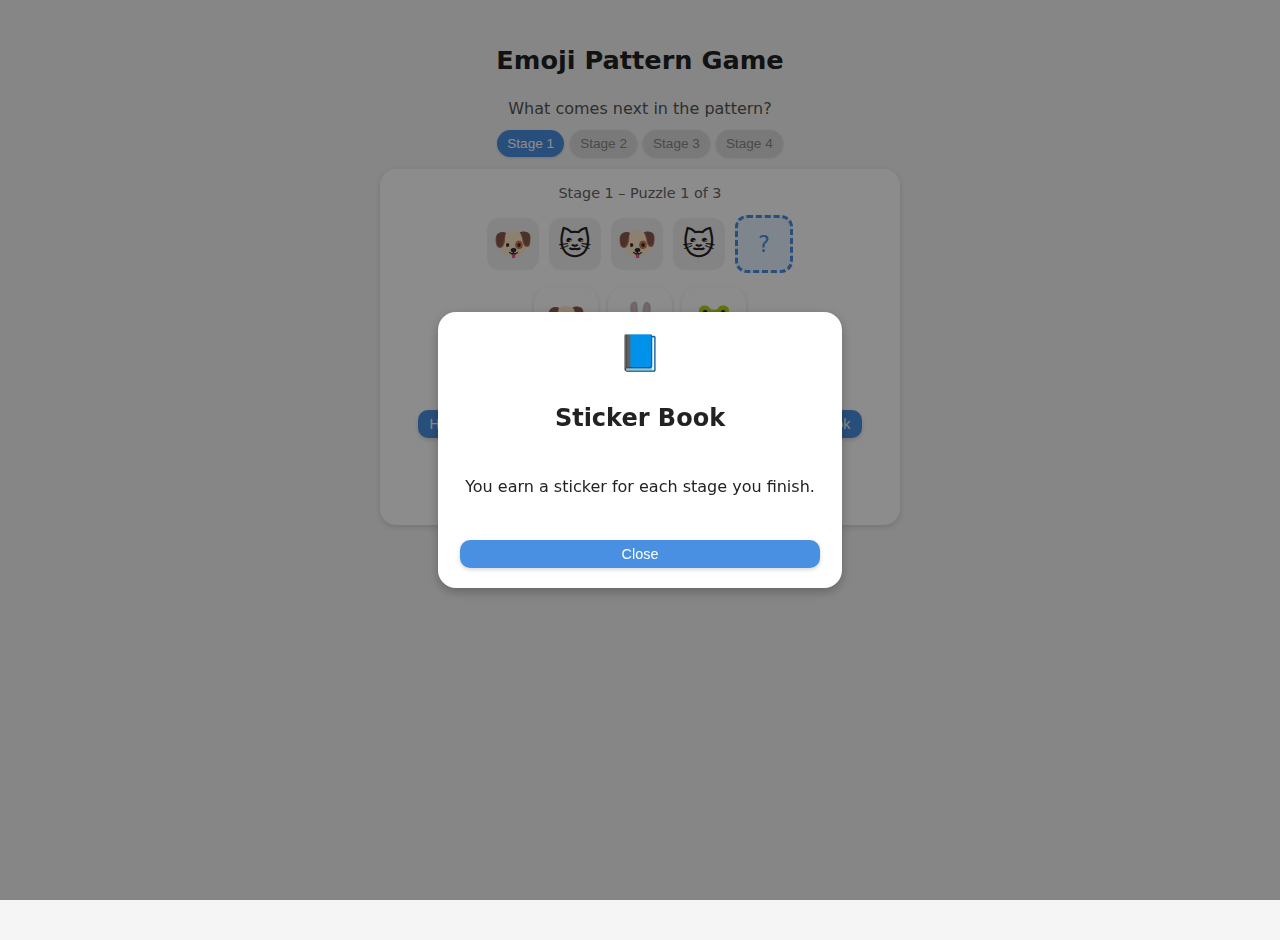
<file: sequencing.html>
<!DOCTYPE html>
<html lang="en">
<head>
  <meta charset="UTF-8" />
  <title>Emoji Pattern Sequencing</title>
  <meta name="viewport" content="width=device-width, initial-scale=1.0" />
  <style>
    body {
      font-family: system-ui, -apple-system, BlinkMacSystemFont, "Segoe UI", sans-serif;
      display: flex;
      flex-direction: column;
      align-items: center;
      justify-content: flex-start;
      min-height: 100vh;
      margin: 0;
      padding: 20px;
      background: #f5f5f5;
      color: #222;
      transition: background 0.2s ease, color 0.2s ease;
    }

    /* High contrast mode */
    body.high-contrast {
      background: #000;
      color: #fdfdfd;
    }

    body.high-contrast .card,
    body.high-contrast .reward-content {
      background: #111;
      color: #fff;
      border: 2px solid #fff;
      box-shadow: none;
    }

    body.high-contrast .option-btn,
    body.high-contrast .control-button,
    body.high-contrast button {
      background: #fff;
      color: #000;
      border: 1px solid #000;
    }

    body.high-contrast .pattern-tile {
      background: #222;
      color: #fff;
    }

    body.high-contrast .pattern-tile.missing {
      border-color: #fff;
      background: #333;
      color: #fff;
    }

    .child-greeting {
      font-size: 1rem;
      font-weight: 600;
      color: #4a90e2;
      margin-bottom: 8px;
      text-align: left;
      width: 100%;
      max-width: 480px;
    }

    body.high-contrast .child-greeting {
      color: #fff;
    }

    h1 {
      margin-bottom: 8px;
      font-size: 1.6rem;
      text-align: center;
    }

    .subtitle {
      margin-bottom: 12px;
      font-size: 1rem;
      color: #555;
      text-align: center;
    }

    body.high-contrast .subtitle {
      color: #ccc;
    }

    .stage-bar {
      display: flex;
      gap: 6px;
      flex-wrap: wrap;
      justify-content: center;
      margin-bottom: 12px;
    }

    .stage-button {
      padding: 6px 10px;
      border-radius: 999px;
      border: none;
      background: #e0e7ff;
      color: #333;
      font-size: 0.85rem;
      cursor: pointer;
      box-shadow: 0 1px 3px rgba(0,0,0,0.15);
    }

    .stage-button.active {
      background: #4a90e2;
      color: #fff;
    }

    .stage-button.locked {
      background: #ddd;
      color: #888;
      cursor: default;
    }

    .card {
      background: #ffffff;
      border-radius: 16px;
      padding: 16px 20px;
      max-width: 480px;
      width: 100%;
      box-shadow: 0 2px 6px rgba(0, 0, 0, 0.15);
      display: flex;
      flex-direction: column;
      align-items: center;
      gap: 14px;
    }

    .level-info {
      font-size: 0.9rem;
      color: #666;
    }

    .pattern-row {
      display: flex;
      gap: 10px;
      justify-content: center;
      align-items: center;
      flex-wrap: wrap;
    }

    .pattern-tile {
      width: 52px;
      height: 52px;
      border-radius: 12px;
      background: #f0f0f0;
      display: flex;
      align-items: center;
      justify-content: center;
      font-size: 2rem;
    }

    .pattern-tile.missing {
      border: 3px dashed #4a90e2;
      background: #e8f2ff;
      font-size: 1.4rem;
      color: #4a90e2;
    }

    .options {
      display: flex;
      gap: 10px;
      justify-content: center;
      flex-wrap: wrap;
    }

    .option-btn {
      width: 64px;
      height: 64px;
      border-radius: 16px;
      border: none;
      background: #ffffff;
      font-size: 2rem;
      cursor: pointer;
      box-shadow: 0 2px 4px rgba(0, 0, 0, 0.15);
      transition: transform 0.1s ease, box-shadow 0.1s ease, background 0.1s ease;
    }

    .option-btn:hover {
      transform: translateY(-1px);
      box-shadow: 0 3px 6px rgba(0, 0, 0, 0.2);
    }

    .option-btn.correct {
      background: #d3f9d8;
    }

    .option-btn.wrong {
      background: #ffe3e3;
    }

    .message {
      min-height: 1.4em;
      font-weight: 600;
      text-align: center;
    }

    .controls {
      margin-top: 8px;
      display: flex;
      gap: 8px;
      justify-content: center;
      flex-wrap: wrap;
    }

    .control-button {
      padding: 6px 12px;
      border-radius: 10px;
      border: none;
      font-size: 0.9rem;
      cursor: pointer;
      background: #4a90e2;
      color: white;
      box-shadow: 0 2px 4px rgba(0, 0, 0, 0.15);
    }

    .control-button:hover {
      background: #3a78c2;
    }

    .control-button:disabled {
      opacity: 0.6;
      cursor: default;
      box-shadow: none;
    }

    .status-text {
      margin-top: 4px;
      font-size: 0.9rem;
      color: #444;
      min-height: 1.2em;
      text-align: center;
    }

    .hidden {
      display: none;
    }

    /* Sticker overlay */
    .reward-overlay {
      position: fixed;
      inset: 0;
      background: rgba(0,0,0,0.45);
      display: flex;
      align-items: center;
      justify-content: center;
      z-index: 999;
    }

    .reward-content {
      background: #ffffff;
      border-radius: 18px;
      padding: 20px 22px;
      max-width: 360px;
      width: 90%;
      text-align: center;
      box-shadow: 0 4px 12px rgba(0,0,0,0.25);
      display: flex;
      flex-direction: column;
      gap: 10px;
    }

    .reward-emoji {
      font-size: 2.2rem;
    }

    .sticker-list {
      display: flex;
      flex-wrap: wrap;
      justify-content: center;
      gap: 8px;
      margin-top: 8px;
    }

    .sticker-item {
      width: 70px;
      padding: 6px 4px;
      border-radius: 12px;
      border: 2px solid #ccc;
      background: #f7f7f7;
      display: flex;
      flex-direction: column;
      align-items: center;
      gap: 2px;
      font-size: 0.75rem;
    }

    .sticker-item .sticker-emoji {
      font-size: 1.6rem;
    }

    .sticker-item.earned {
      border-color: #4caf50;
      background: #e8f9e9;
    }

    .sticker-item.locked {
      opacity: 0.5;
    }

    .sticker-label {
      font-size: 0.75rem;
    }
  </style>
</head>
<body>
  <div class="child-greeting" id="nameGreeting"></div>
  <h1>Emoji Pattern Game</h1>
  <p class="subtitle">What comes next in the pattern?</p>

  <!-- Stage selector -->
  <div class="stage-bar" id="stageBar" aria-label="Choose pattern stage"></div>

  <div class="card">
    <div class="level-info" id="level-info"></div>

    <div class="pattern-row" id="pattern-row"></div>

    <div class="options" id="options-row"></div>

    <div class="message" id="message"></div>

    <div class="controls">
      <button class="control-button" id="homeBtn" type="button">Home</button>
      <button class="control-button" id="prev-btn" type="button">Previous</button>
      <button class="control-button" id="next-btn" type="button">Next</button>
      <button class="control-button" id="restart-btn" type="button">Restart Stage</button>
      <button class="control-button" id="stickerBookBtn" type="button">Sticker Book</button>
      <button class="control-button" id="soundToggleBtn" type="button">Sound: On</button>
    </div>

    <div id="status" class="status-text" aria-live="polite"></div>
  </div>

  <!-- Sticker Book overlay ONLY -->
  <div
    id="stickerBookOverlay"
    class="reward-overlay hidden"
    aria-hidden="true"
  >
    <div class="reward-content">
      <div class="reward-emoji">📘</div>
      <h2 class="reward-title">Sticker Book</h2>
      <p class="reward-message">
        You earn a sticker for each stage you finish.
      </p>
      <div id="stickerList" class="sticker-list"></div>
      <button
        id="stickerCloseBtn"
        class="control-button"
        type="button"
      >
        Close
      </button>
    </div>
  </div>

  <script>
    // ---------- STAGES + PATTERNS ----------
    const sequencingStages = [
      {
        id: "seq-stage1",
        name: "Stage 1",
        label: "AB patterns",
        type: "AB",
        puzzles: [
          {
            id: "s1-p1",
            sequence: ["🐶","🐱","🐶","🐱","?"],
            answer: "🐶",
            options: ["🐶","🐰","🐸"]
          },
          {
            id: "s1-p2",
            sequence: ["🍎","🍌","🍎","🍌","?"],
            answer: "🍎",
            options: ["🍇","🍎","🍓"]
          },
          {
            id: "s1-p3",
            sequence: ["🚗","🚌","🚗","🚌","?"],
            answer: "🚗",
            options: ["🚲","🚗","🚕"]
          }
        ]
      },
      {
        id: "seq-stage2",
        name: "Stage 2",
        label: "AAB patterns",
        type: "AAB",
        puzzles: [
          {
            id: "s2-p1",
            sequence: ["🐶","🐶","🐱","🐶","🐶","🐱","?"],
            answer: "🐶",
            options: ["🐱","🐶","🐰"]
          },
          {
            id: "s2-p2",
            sequence: ["🍎","🍎","🍌","🍎","🍎","🍌","?"],
            answer: "🍎",
            options: ["🍌","🍎","🍇"]
          },
          {
            id: "s2-p3",
            sequence: ["⭐","⭐","🌙","⭐","⭐","🌙","?"],
            answer: "⭐",
            options: ["☁️","🌙","⭐"]
          }
        ]
      },
      {
        id: "seq-stage3",
        name: "Stage 3",
        label: "ABC patterns",
        type: "ABC",
        puzzles: [
          {
            id: "s3-p1",
            sequence: ["🐶","🐱","🐭","🐶","🐱","🐭","?"],
            answer: "🐶",
            options: ["🐭","🐶","🐱"]
          },
          {
            id: "s3-p2",
            sequence: ["🚗","🚌","🚲","🚗","🚌","🚲","?"],
            answer: "🚗",
            options: ["🚲","🚗","🚌"]
          },
          {
            id: "s3-p3",
            sequence: ["🍎","🍌","🍇","🍎","🍌","🍇","?"],
            answer: "🍎",
            options: ["🍇","🍎","🍌"]
          }
        ]
      },
      {
        id: "seq-stage4",
        name: "Stage 4",
        label: "Mixed patterns",
        type: "mixed",
        puzzles: [
          {
            id: "s4-p1",
            sequence: ["🐟","🐟","🐙","🐟","🐟","🐙","?"],
            answer: "🐟",
            options: ["🐙","🐢","🐟"]
          },
          {
            id: "s4-p2",
            sequence: ["🔺","🔺","🟥","🔺","🔺","🟥","?"],
            answer: "🔺",
            options: ["🔵","🔺","🟥"]
          },
          {
            id: "s4-p3",
            sequence: ["💚","💙","💚","💛","💚","💙","?"],
            answer: "💚",
            options: ["💚","💙","💛"]
          }
        ]
      }
    ];

    const STAGE_STICKER_EMOJIS = ["🐾","⭐","🍎","🌈"];
    const KEY_SEQ_PROGRESS = "emojiProgress_sequencing_v2";
    const SOUND_KEY = "emojiApp_soundEnabled";
    const CONTRAST_KEY = "emojiApp_highContrastMode";

    const sounds = {
      success: new Audio("sounds/success.wav"),
      error: new Audio("sounds/error.wav"),
      stage: new Audio("sounds/stage_complete.wav")
    };

    let soundEnabled = true;

    function loadSoundSetting() {
      try {
        const raw = localStorage.getItem(SOUND_KEY);
        if (raw === null) return true;
        return raw === "true";
      } catch {
        return true;
      }
    }

    function saveSoundSetting() {
      try {
        localStorage.setItem(SOUND_KEY, String(soundEnabled));
      } catch {}
    }

    function updateSoundToggleUI() {
      if (!soundToggleBtn) return;
      soundToggleBtn.textContent = soundEnabled ? "Sound: On" : "Sound: Off";
    }

    function playSound(name) {
      if (!soundEnabled) return;
      const audio = sounds[name];
      if (!audio) return;
      try {
        audio.currentTime = 0;
        audio.play().catch(() => {});
      } catch {}
    }

    // ---------- Progress state ----------
    let seqProgress = {};
    let currentStageIndex = 0;
    let currentPuzzleIndex = 0;
    let answered = false;

    // ---------- DOM ----------
    const stageBar = document.getElementById("stageBar");
    const patternRow = document.getElementById("pattern-row");
    const optionsRow = document.getElementById("options-row");
    const messageEl = document.getElementById("message");
    const levelInfoEl = document.getElementById("level-info");
    const statusEl = document.getElementById("status");

    const prevBtn = document.getElementById("prev-btn");
    const nextBtn = document.getElementById("next-btn");
    const restartBtn = document.getElementById("restart-btn");
    const soundToggleBtn = document.getElementById("soundToggleBtn");
    const stickerBookBtn = document.getElementById("stickerBookBtn");
    const stickerBookOverlay = document.getElementById("stickerBookOverlay");
    const stickerList = document.getElementById("stickerList");
    const stickerCloseBtn = document.getElementById("stickerCloseBtn");
    const homeBtn = document.getElementById("homeBtn");

    // ---------- Greeting ----------
    function applyChildGreeting(name) {
      const el = document.getElementById("nameGreeting");
      if (!el) return;
      el.textContent = name ? `🐻 Hi, ${name}!` : "";
    }

    // ---------- Init ----------
    document.addEventListener("DOMContentLoaded", () => {
      // High contrast
      try {
        const raw = localStorage.getItem(CONTRAST_KEY);
        if (raw === "true") {
          document.body.classList.add("high-contrast");
        }
      } catch {}

      // Greeting
      const savedName = localStorage.getItem("childName") || "";
      applyChildGreeting(savedName);

      // Home button → landing
      if (homeBtn) {
        homeBtn.addEventListener("click", () => {
          window.location.href = "landing.html";
        });
      }

      // Sound
      soundEnabled = loadSoundSetting();
      updateSoundToggleUI();
      if (soundToggleBtn) {
        soundToggleBtn.addEventListener("click", () => {
          soundEnabled = !soundEnabled;
          saveSoundSetting();
          updateSoundToggleUI();
        });
      }

      loadSeqProgress();
      buildStageButtons();
      setStage(0);

      prevBtn.addEventListener("click", goToPrevPuzzle);
      nextBtn.addEventListener("click", goToNextPuzzle);
      restartBtn.addEventListener("click", restartStage);

      if (stickerBookBtn && stickerBookOverlay && stickerList && stickerCloseBtn) {
        stickerBookBtn.addEventListener("click", () => {
          renderStickerBook();
          showStickerBookOverlay();
        });
        stickerCloseBtn.addEventListener("click", hideStickerBookOverlay);
      }
    });

    // ---------- Progress helpers ----------
    function loadSeqProgress() {
      try {
        const raw = localStorage.getItem(KEY_SEQ_PROGRESS);
        if (raw) {
          seqProgress = JSON.parse(raw);
        } else {
          initialiseSeqProgress();
        }
      } catch {
        initialiseSeqProgress();
      }
    }

    function initialiseSeqProgress() {
      seqProgress = {};
      sequencingStages.forEach((stage, index) => {
        seqProgress[stage.id] = {
          unlocked: index === 0,
          completedPuzzles: {}
        };
      });
      saveSeqProgress();
    }

    function saveSeqProgress() {
      try {
        localStorage.setItem(KEY_SEQ_PROGRESS, JSON.stringify(seqProgress));
      } catch {}
    }

    function isStageUnlocked(stageId) {
      const s = seqProgress[stageId];
      return s && s.unlocked;
    }

    function markStageUnlocked(stageId) {
      if (!seqProgress[stageId]) {
        seqProgress[stageId] = { unlocked: true, completedPuzzles: {} };
      } else {
        seqProgress[stageId].unlocked = true;
      }
      saveSeqProgress();
    }

    function markPuzzleCompleted(stageId, puzzleId) {
      if (!seqProgress[stageId]) {
        seqProgress[stageId] = { unlocked: false, completedPuzzles: {} };
      }
      if (!seqProgress[stageId].completedPuzzles) {
        seqProgress[stageId].completedPuzzles = {};
      }

      if (seqProgress[stageId].completedPuzzles[puzzleId]) return;

      seqProgress[stageId].completedPuzzles[puzzleId] = true;
      saveSeqProgress();

      const stageIndex = sequencingStages.findIndex((s) => s.id === stageId);
      const stage = sequencingStages[stageIndex];

      const allDone = stage.puzzles.every(
        (p) => seqProgress[stageId].completedPuzzles[p.id]
      );
      if (!allDone) return;

      // Stage finished: sound + status; no popup
      playSound("stage");

      const isLastStage = stageIndex === sequencingStages.length - 1;
      if (isLastStage) {
        statusEl.textContent = "You finished all the patterns in this game! 🎉";
      } else {
        const nextStageIndex = stageIndex + 1;
        const nextStage = sequencingStages[nextStageIndex];
        if (nextStage && !isStageUnlocked(nextStage.id)) {
          markStageUnlocked(nextStage.id);
        }
        statusEl.textContent = `${nextStage.name} unlocked! 🎉`;
        buildStageButtons();
      }
    }

    // ---------- Stage / puzzle navigation ----------
    function buildStageButtons() {
      stageBar.innerHTML = "";
      sequencingStages.forEach((stage, index) => {
        const btn = document.createElement("button");
        btn.className = "stage-button";
        btn.textContent = stage.name;
        btn.title = stage.label;

        const unlocked = isStageUnlocked(stage.id);
        if (!unlocked) btn.classList.add("locked");
        if (index === currentStageIndex) btn.classList.add("active");

        btn.addEventListener("click", () => {
          if (!isStageUnlocked(stage.id)) {
            statusEl.textContent = "Finish earlier stages to unlock this one.";
            return;
          }
          setStage(index);
        });

        stageBar.appendChild(btn);
      });
      updateStageButtonActive();
    }

    function updateStageButtonActive() {
      const buttons = stageBar.querySelectorAll(".stage-button");
      buttons.forEach((btn, idx) => {
        if (idx === currentStageIndex) btn.classList.add("active");
        else btn.classList.remove("active");
      });
    }

    function setStage(index) {
      if (index < 0 || index >= sequencingStages.length) return;
      currentStageIndex = index;
      currentPuzzleIndex = 0;
      statusEl.textContent = "";
      updateStageButtonActive();
      renderCurrentPuzzle();
    }

    function getCurrentStage() {
      return sequencingStages[currentStageIndex];
    }

    function getCurrentPuzzle() {
      return getCurrentStage().puzzles[currentPuzzleIndex];
    }

    function restartStage() {
      currentPuzzleIndex = 0;
      statusEl.textContent = "";
      renderCurrentPuzzle();
    }

    function goToNextPuzzle() {
      const stage = getCurrentStage();
      currentPuzzleIndex = (currentPuzzleIndex + 1) % stage.puzzles.length;
      statusEl.textContent = "";
      renderCurrentPuzzle();
    }

    function goToPrevPuzzle() {
      const stage = getCurrentStage();
      currentPuzzleIndex =
        (currentPuzzleIndex - 1 + stage.puzzles.length) % stage.puzzles.length;
      statusEl.textContent = "";
      renderCurrentPuzzle();
    }

    // ---------- Render ----------
    function renderCurrentPuzzle() {
      const stage = getCurrentStage();
      const puzzle = getCurrentPuzzle();
      answered = false;
      messageEl.textContent = "";

      levelInfoEl.textContent = `${stage.name} – Puzzle ${
        currentPuzzleIndex + 1
      } of ${stage.puzzles.length}`;

      patternRow.innerHTML = "";
      puzzle.sequence.forEach((item) => {
        const tile = document.createElement("div");
        tile.className = "pattern-tile";
        if (item === "?") {
          tile.classList.add("missing");
          tile.textContent = "?";
        } else {
          tile.textContent = item;
        }
        patternRow.appendChild(tile);
      });

      optionsRow.innerHTML = "";
      puzzle.options.forEach((emoji) => {
        const btn = document.createElement("button");
        btn.className = "option-btn";
        btn.textContent = emoji;
        btn.addEventListener("click", () => handleAnswer(btn, emoji));
        optionsRow.appendChild(btn);
      });
    }

    function handleAnswer(button, chosenEmoji) {
      if (answered) return;

      const stage = getCurrentStage();
      const puzzle = getCurrentPuzzle();
      const isCorrect = chosenEmoji === puzzle.answer;
      answered = true;

      if (isCorrect) {
        playSound("success");
        button.classList.add("correct");
        messageEl.textContent = "Great job! That's the right emoji.";

        const tiles = patternRow.querySelectorAll(".pattern-tile.missing");
        tiles.forEach((tile) => {
          tile.textContent = puzzle.answer;
          tile.classList.remove("missing");
        });

        markPuzzleCompleted(stage.id, puzzle.id);
      } else {
        playSound("error");
        button.classList.add("wrong");
        messageEl.textContent = "Try again!";
        answered = false;
        setTimeout(() => {
          button.classList.remove("wrong");
        }, 600);
      }
    }

    // ---------- Sticker book ----------
    function getCompletedSeqStageIndexes() {
      const completed = [];
      sequencingStages.forEach((stage, index) => {
        const record = seqProgress[stage.id];
        if (!record || !record.completedPuzzles) return;
        const allDone = stage.puzzles.every(
          (p) => record.completedPuzzles[p.id]
        );
        if (allDone) {
          completed.push(index);
        }
      });
      return completed;
    }

    function renderStickerBook() {
      if (!stickerList) return;

      const completedStages = new Set(getCompletedSeqStageIndexes());
      stickerList.innerHTML = "";

      sequencingStages.forEach((stage, index) => {
        const emoji = STAGE_STICKER_EMOJIS[index] || "⭐";
        const earned = completedStages.has(index);

        const item = document.createElement("div");
        item.className =
          "sticker-item " + (earned ? "earned" : "locked");
        item.innerHTML = `
          <div class="sticker-emoji">${emoji}</div>
          <div class="sticker-label">Stage ${index + 1}</div>
        `;
        stickerList.appendChild(item);
      });
    }

    function showStickerBookOverlay() {
      if (!stickerBookOverlay) return;
      stickerBookOverlay.classList.remove("hidden");
      stickerBookOverlay.style.display = "flex";
      stickerBookOverlay.setAttribute("aria-hidden", "false");
    }

    function hideStickerBookOverlay() {
      if (!stickerBookOverlay) return;
      stickerBookOverlay.classList.add("hidden");
      stickerBookOverlay.style.display = "none";
      stickerBookOverlay.setAttribute("aria-hidden", "true");
    }
  </script>
</body>
</html>
</file>
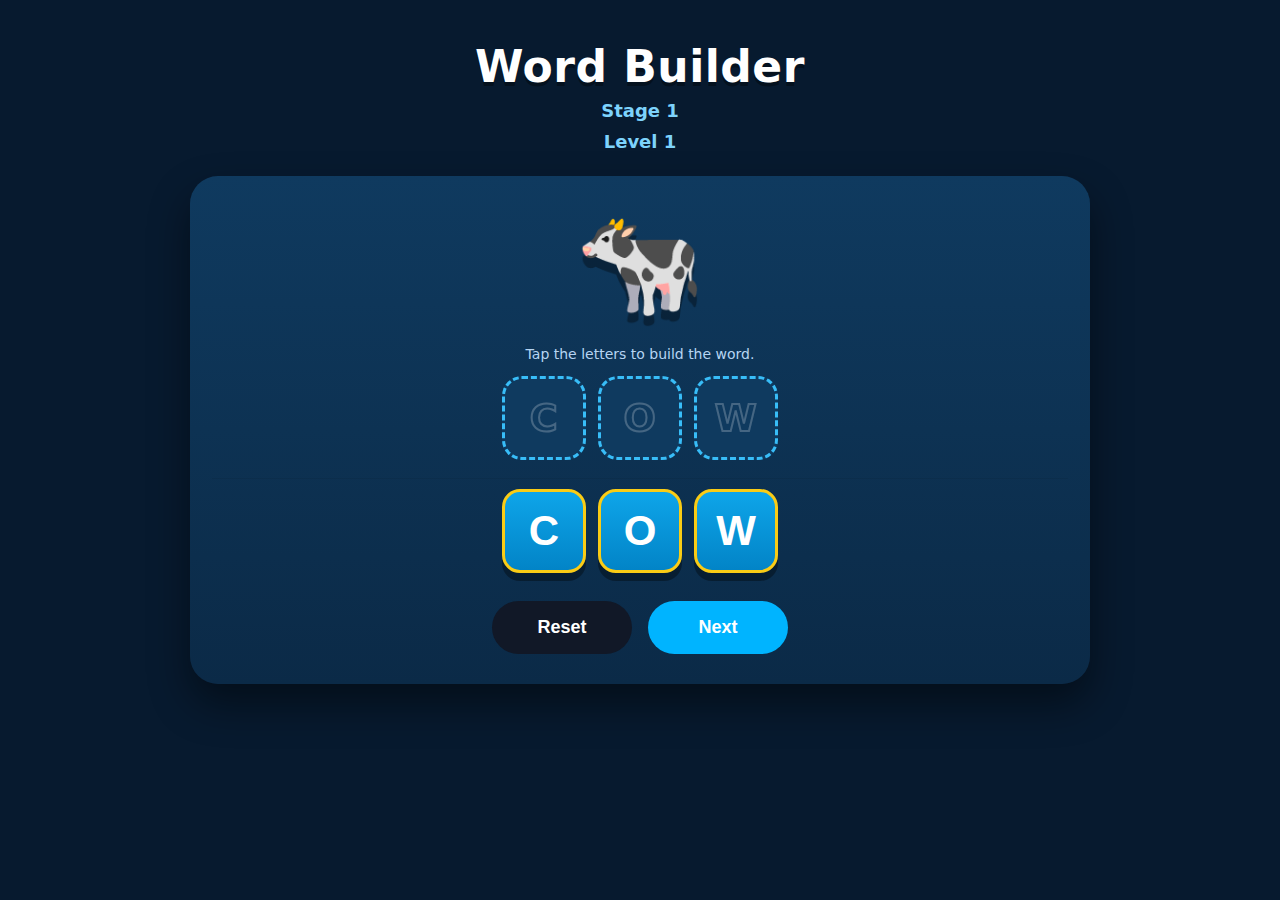
<file: word-builder.html>
<!doctype html>
<html lang="en">
<head>
  <meta charset="utf-8" />
  <meta name="viewport" content="width=device-width, initial-scale=1" />
  <title>Emoji Word Builder</title>
  <style>
    :root{
            --bg:#071a2f;                 /* deep navy */
            --panel:#0b2a47;              /* card surface */
            --panel-soft:#0f3a5f;

            /* Text */
            --text:#ffffff;
            --muted:#b6d4f2;

            /* Accent colors */
            --accent:#00b4ff;             /* primary action blue */
            --accent-soft:#7dd3fc;
            --success:#22c55e;
            --gold:#facc15;

            /* Interactive elements */
            --slot:#0f3a5f;
            --slot-border:#38bdf8;

            --tile:#0b2a47;
            --tile-border:#facc15;

            /* Guides */
            --guide:rgba(255,255,255,.35);

            --shadow:0 20px 40px rgba(0,0,0,.45);
            --radius:22px;
        }

    
    body{
      margin:0;
      font-family:system-ui, -apple-system, Segoe UI, Roboto, Arial, sans-serif;
      background:var(--bg);
      color:var(--text);
    }
    .wrap{
      max-width:900px;
      margin:0 auto;
      padding:24px 16px 40px;
    }
    header{
            display:flex;
            flex-direction:column;
            align-items:center;
            justify-content:center;
            gap:6px;
            margin:20px 0 24px;
            text-align:center;

            /* critical */
            background:transparent;
            box-shadow:none;
            padding:0;
            border-radius:0;
            }

    .title{
        font-size:44px;
        font-weight:900;
        line-height:1.05;
        letter-spacing:.5px;
        color:#ffffff;
        text-shadow:0 4px 0 rgba(0,0,0,.35);
        margin:0;
    }   
            
    .tile.wrong{
        transform:translateX(-3px);
        filter:brightness(1.2);
        }

    .stage{
        font-size:18px !important;
        font-weight:800 !important;
        color:#7dd3fc !important;
        margin-top:4px !important;
    }
    .card{
        background:
            linear-gradient(
            180deg,
            #0f3a5f 0%,
            #0b2a47 100%
            );
        border-radius:28px;
        box-shadow:var(--shadow);
        padding:22px 22px 30px;
            }

    .topRow{
      display:flex;
      align-items:center;
      justify-content:center;
      gap:14px;
      margin:12px 0 18px;
    }
    .emoji{
      font-size:104px;
      line-height:1;
      margin-bottom:14px;
      filter:saturate(1.2) drop-shadow(0 10px 0 rgba(0,0,0,.35));
    }
    .prompt{
      text-align:center;
      color:var(--muted);
      font-size:14px;
      margin:6px 0 14px;
    }
    .slots{
      display:flex;
      justify-content:center;
      gap:12px;
      flex-wrap:wrap;
      margin:0 0 18px;
    }

    /* Slot with guide (dotted preview) behind the filled letter */
    .slot{
        width:78px;
        height:78px;
        border-radius:20px;
        background:var(--slot);
        border:3px dashed var(--slot-border);
        display:grid;
        place-items:center;
        position:relative;
        user-select:none;
        overflow:hidden;
    }
    .slot .guide{
      position:absolute;
      inset:0;
      display:grid;
      place-items:center;
      font-size:38px;
      font-weight:900;
      letter-spacing:.5px;
      color:transparent;

      /* “dotted outline” effect */
      -webkit-text-stroke: 2px var(--guide);
      text-stroke: 2px var(--guide);
      opacity:.65;
      pointer-events:none;
    }
    .slot .fill{
      position:relative;
      z-index:1;
      font-size:38px;
      font-weight:900;
      color:var(--accent);
    }
    .slot.filled{
        border-style:solid;
        border-color:var(--success);
        background:#083344; /* very light cyan */
            }

    .bank{
      display:flex;
      justify-content:center;
      gap:12px;
      flex-wrap:wrap;
      padding-top:10px;
      border-top:1px solid rgba(0,0,0,.06);
    }
    .tile{
      width:84px;
      height:84px;
      border-radius:18px;
      background:linear-gradient(
        180deg,
        #0ea5e9 0%,
        #0284c7 100%
      );
      border:3px solid var(--tile-border);
      display:flex;
      align-items:center;
      justify-content:center;
      font-size:42px;
      font-weight:900;
      color:#ffffff;
      cursor:pointer;
      user-select:none;
      touch-action:manipulation;
      box-shadow:
        0 8px 0 rgba(0,0,0,.35);
      transition: opacity 600ms ease, transform 600ms ease, filter 600ms ease;  
        }

    .tile:active{ 
        transform:translateY(4px);
        box-shadow: 
        0 4px 0 rgba(0,0,0,.35); 
        }
    .tile.used{
      opacity:.35;
      transform:scale(.92);
      pointer-events:none;
    }
    .tile.irrelevant{
        opacity: 0.22;
        transform: scale(0.88);
        filter: saturate(0.9);
        pointer-events: none;
    }
    @keyframes slotPulse {
        0%   { transform: scale(1); }
        40%  { transform: scale(1.05); }
        100% { transform: scale(1); }
    }
    .slot.pulse{
        animation: slotPulse 260ms ease;
    }
    .controls{
      display:flex;
      justify-content:center;
      gap:16px;
      margin-top:28px;
    }
    .btn{
      border:none;
      border-radius:999px;
      padding:16px 30px;
      font-size: 18px;
      font-weight:900;
      cursor:pointer;
      min-width: 140px;
      background:var(--accent);
      color:#fff;
    }
    .btn.secondary{
      background:#111827;
    }

    /* High contrast hook */
    body.high-contrast{
      --bg:#000;
      --panel:#0b0b0b;
      --text:#fff;
      --muted:#cfcfcf;
      --tile:#000;
      --tile-border:#fff;
      --slot:#000;
      --slot-border:#fff;
      --accent:#00d4ff;
      --guide:#ffffff;
      --shadow:none;
    }

    /* HARD KILL: remove any panel behind the title area */
    header,
    header *{
    background: transparent !important;
    box-shadow: none !important;
    border: 0 !important;
    }

    header::before,
    header::after{
    content: none !important;
    display: none !important;
    }

    /* If your header sits in a wrapper that’s painted, neutralize common offenders */
    .wrap,
    .topRow{
    background: transparent !important;
    box-shadow: none !important;
    }

    .reward-overlay{
        position:fixed;
        inset:0;
        display:flex;
        align-items:center;
        justify-content:center;
        background:rgba(3, 15, 30, 0.85);
        z-index:9999;
        background:rgba(2, 10, 22, 0.92);
        backdrop-filter: blur(6px);
        -webkit-backdrop-filter: blur(6px);
    }

    .reward-emoji{
        font-size:72px;
        margin-bottom:12px;
        margin:0 0 10px;
    }

    .reward-title{
        font-size:30px;
        font-weight:900;
        color:#ffffff;
        margin-bottom:24px;
        margin:0 0 22px;
        text-shadow: 0 4px 0 rgba(0,0,0,.35);
    }

    .reward-content.centered{
        width:min(520px, 92vw);
        padding:34px 28px;
        border-radius:28px;
        text-align:center;

        /* Solid + elevated so it “wins” */
        background:linear-gradient(180deg, #0f3a5f 0%, #0b2a47 100%);
        border:1px solid rgba(125, 211, 252, 0.25);
        box-shadow:0 40px 90px rgba(0,0,0,.65);

        /* Keep it crisp above blurred background */
        position:relative;
    }

    .btn-primary{
        background:linear-gradient(180deg, #0ea5e9 0%, #0284c7 100%);
        color:#ffffff;
        border:none;
        border-radius:999px;
        padding:14px 30px;
        font-size:18px;
        font-weight:900;
        cursor:pointer;
        box-shadow:0 8px 0 rgba(0,0,0,.35);
    }

    .btn-primary:active{
        transform:translateY(4px);
        box-shadow:0 4px 0 rgba(0,0,0,.35);
    }

    /* Confetti container inside the modal overlay */
    .confetti{
    position:absolute;
    inset:0;
    pointer-events:none;
    overflow:hidden;
    border-radius:28px; /* match your modal card */
    }

    /* Confetti pieces */
    .confetti i{
    position:absolute;
    top:-12px;
    width:10px;
    height:16px;
    border-radius:3px;
    opacity:.95;
    animation: confetti-fall 1100ms linear forwards;
    transform: translateY(0) rotate(0deg);
    }

    /* Fall + slight drift */
    @keyframes confetti-fall{
    to{
        transform: translateY(360px) rotate(720deg);
        opacity:0;
    }
    }

    /* Motion-safe */
    @media (prefers-reduced-motion: reduce){
    .confetti{ display:none !important; }
    }


  </style>
</head>

<body>
  <div class="wrap">
    <header>
        <div class="title">Word Builder</div>
        <div class="stage" id="stageLabel">Stage 1</div>
        <div class="stage" id="levelLabel">Level 1</div>
    </header>


    <section class="card" aria-label="Word builder activity">
      <div class="topRow">
        <div class="emoji" id="emojiPrompt" aria-label="Emoji prompt">🐄</div>
      </div>

      <div class="prompt" id="promptText">Tap the letters to build the word.</div>

      <div class="slots" id="slots" aria-label="Letter slots">
        <!-- Example slots with dotted guides (COW) -->
        <div class="slot" data-slot="0" aria-label="Slot 1">
          <div class="guide" aria-hidden="true">C</div>
          <div class="fill" aria-live="polite"></div>
        </div>
        <div class="slot" data-slot="1" aria-label="Slot 2">
          <div class="guide" aria-hidden="true">O</div>
          <div class="fill" aria-live="polite"></div>
        </div>
        <div class="slot" data-slot="2" aria-label="Slot 3">
          <div class="guide" aria-hidden="true">W</div>
          <div class="fill" aria-live="polite"></div>
        </div>
      </div>

      <div class="bank" id="letterBank" aria-label="Letter choices">
        <button class="tile" type="button" data-letter="C" aria-label="Letter C">C</button>
        <button class="tile" type="button" data-letter="O" aria-label="Letter O">O</button>
        <button class="tile" type="button" data-letter="W" aria-label="Letter W">W</button>
      </div>

      <div class="controls" aria-label="Controls">
        <button class="btn secondary" id="resetWordBtn" type="button">Reset</button>
        <button class="btn" id="nextBtn" type="button">Next</button>
      </div>
    </section>
  </div>

  <script src="./word-builder.js" defer>
    // Placeholder reset hook only (keeps guides, clears fills)
    document.getElementById("resetWordBtn").addEventListener("click", () => {
      const slots = document.querySelectorAll(".slot");
      const tiles = document.querySelectorAll(".tile");
      slots.forEach(s => {
        s.querySelector(".fill").textContent = "";
        s.classList.remove("filled");
      });
      tiles.forEach(t => t.classList.remove("used"));
    });
  </script>
</body>
</html>
</file>
<file: emoji-jigsaw.css>
:root{
  --bg:#0b1020;
  --text:#e9ecff;
  --muted:#aeb6e9;
  --stroke:rgba(255,255,255,.10);
  --stroke2:rgba(255,255,255,.16);
  --accent:#8b5cf6;
  --accent2:#22d3ee;

  --radius:18px;
  --shadow: 0 10px 30px rgba(0,0,0,.35);
}

*{ box-sizing:border-box; }
html,body{ height:100%; }
body{
  margin:0;
  font-family: system-ui, -apple-system, Segoe UI, Roboto, Arial, sans-serif;
  background:
    radial-gradient(1200px 700px at 30% 0%, rgba(139,92,246,.25), transparent 60%),
    radial-gradient(900px 600px at 85% 15%, rgba(34,211,238,.18), transparent 55%),
    var(--bg);
  color:var(--text);
}

.app{ max-width:1100px; margin:0 auto; padding:16px; }

.topbar{
  display:flex;
  gap:12px;
  align-items:flex-start;
  justify-content:space-between;
  padding:14px;
  border:1px solid var(--stroke);
  background: linear-gradient(180deg, rgba(255,255,255,.05), rgba(255,255,255,.02));
  border-radius: var(--radius);
  box-shadow: var(--shadow);
}

.brand{ display:flex; gap:12px; align-items:center; }
.logo{
  width:44px;height:44px;
  display:grid;place-items:center;
  border-radius:14px;
  background: linear-gradient(135deg, rgba(139,92,246,.35), rgba(34,211,238,.20));
  border:1px solid var(--stroke2);
  font-size:22px;
}
.title{ font-weight:800; letter-spacing:.2px; }
.subtitle{ color:var(--muted); font-size:13px; margin-top:2px; }

.controls{
  display:flex;
  gap:10px;
  align-items:center;
  flex-wrap:wrap;
  justify-content:flex-end;
}

.select{
  display:flex;
  gap:8px;
  align-items:center;
  padding:8px 10px;
  border-radius:14px;
  background: rgba(255,255,255,.04);
  border:1px solid var(--stroke);
  color:var(--muted);
  font-size:13px;
}
select{
  background: rgba(0,0,0,.25);
  color: var(--text);
  border:1px solid var(--stroke2);
  border-radius:10px;
  padding:6px 8px;
  outline:none;
}

.btn{
  border:1px solid var(--stroke2);
  background: rgba(255,255,255,.05);
  color: var(--text);
  padding:10px 12px;
  border-radius:14px;
  cursor:pointer;
  font-weight:650;
  transition: transform .06s ease, background .15s ease, border-color .15s ease;
}
.btn:active{ transform: translateY(1px); }
.btn:hover{ background: rgba(255,255,255,.08); }
.btn.primary{
  border-color: rgba(139,92,246,.65);
  background: linear-gradient(135deg, rgba(139,92,246,.35), rgba(34,211,238,.12));
}

.layout{ margin-top:14px; }

.board-wrap{
  border-radius: var(--radius);
  border:1px solid var(--stroke);
  background: rgba(255,255,255,.03);
  box-shadow: var(--shadow);
  overflow:hidden;
}

.board-header{
  display:flex;
  align-items:flex-start;
  justify-content:space-between;
  gap:12px;
  padding:12px;
  border-bottom:1px solid var(--stroke);
  background: rgba(255,255,255,.02);
}

.progress{ min-width: 240px; }
.progress-label{ font-size:13px; color: var(--muted); margin-bottom:8px; }
.progress-bar{
  width:100%;
  height:10px;
  border-radius:999px;
  background: rgba(255,255,255,.06);
  border:1px solid var(--stroke);
  overflow:hidden;
}
.progress-fill{
  height:100%;
  width:0%;
  background: linear-gradient(90deg, rgba(139,92,246,.8), rgba(34,211,238,.8));
  border-radius:999px;
  transition: width .2s ease;
}

.preview{ display:flex; flex-direction:column; align-items:flex-end; gap:6px; }
.preview-label{ color: var(--muted); font-size:13px; }
.preview-canvas{
  width:140px;
  height:140px;
  border-radius:16px;
  border:1px solid var(--stroke2);
  background: rgba(0,0,0,.18);
}

/* Stage */
.jigsaw-stage{
  display:grid;
  grid-template-columns: 1fr 320px;
  gap:14px;
  padding:14px;
}
@media (max-width: 920px){
  .jigsaw-stage{ grid-template-columns: 1fr; }
  .tray-wrap{ order: 2;}
}

@media (max-width: 920px){
  .piece-tray{ grid-template-columns: repeat(3, 1fr); }
  
}

 /*@media (max-width: 520px){
  .piece-tray{ grid-template-columns: repeat(2, 1fr); } avoids tiny pieces 
}*/

.puzzle-area{
  position:relative;
  width:100%;
  aspect-ratio: 1 / 1;
  border-radius: 18px;
  border:1px solid rgba(255,255,255,.12);
  background: rgba(0,0,0,.18);
  overflow:hidden;
  touch-action:none;
}

.guide-canvas{
  position:absolute;
  inset:0;
  width:100%;
  height:100%;
  pointer-events:none;
  opacity:.16;
}

.tray-wrap{
  border-radius: 18px;
  border:1px solid rgba(255,255,255,.12);
  background: rgba(255,255,255,.03);
  overflow:hidden;
}

.tray-title{
  display:flex;
  align-items:baseline;
  justify-content:space-between;
  padding:12px;
  border-bottom:1px solid rgba(255,255,255,.10);
  background: rgba(255,255,255,.02);
}
.tray-note{ color:var(--muted); font-size:13px; }

.piece-tray{
  padding:12px;
  display:grid;
  grid-template-columns: repeat(3, 1fr);
  gap:10px;
  align-content:start;
  touch-action:none;
}

.piece{
  position:relative;
  width:100%;
  aspect-ratio: 1 / 1;
  border-radius: 14px;
  border:1px solid rgba(255,255,255,.12);
  background: rgba(255,255,255,.03);
  overflow:hidden;
}
.piece canvas{
  width:100%;
  height:100%;
  display:block;
  touch-action:none;
}

.piece.floating{
  position:absolute;
  width: var(--floatW);
  height: var(--floatH);
  left: var(--x);
  top: var(--y);
  z-index: 10;
  border-radius: 16px;
  box-shadow: 0 18px 50px rgba(0,0,0,.45);
  cursor: grabbing;
}

.piece.dragging{ z-index: 999; }

.piece.placed{
  box-shadow: none;
  /*border-color: rgba(52,211,153,.55);
  background: rgba(52,211,153,.08);*/
  cursor: default;
}

.hidden{ display:none; }

/* Win overlay */
.overlay{
  position: fixed;
  inset:0;
  display:grid;
  place-items:center;
  background: rgba(0,0,0,.55);
  z-index: 80;
}
.overlay[hidden]{ display:none !important; }

.overlay-card{
  width:min(520px, calc(100vw - 28px));
  border-radius: 22px;
  border:1px solid var(--stroke2);
  background: linear-gradient(180deg, rgba(18,26,51,.96), rgba(12,16,32,.96));
  box-shadow: 0 24px 80px rgba(0,0,0,.55);
  padding:18px 16px;
  text-align:center;
  position:relative;
  z-index:2;
}
.overlay-emoji{ font-size: 44px; margin: 6px 0 10px; }
.overlay-actions{
  margin-top:14px;
  display:flex;
  gap:10px;
  justify-content:center;
  flex-wrap:wrap;
}
.confetti{
  position:absolute;
  inset:0;
  width:100%;
  height:100%;
  z-index:1;
  pointer-events:none;
}
/* When pieces are on the puzzle board, remove the rounded-square tile look */
.puzzle-area .piece,
.puzzle-area .piece.placed,
.puzzle-area .piece.floating{
  border: none !important;
  background: transparent !important;
  box-shadow: none !important;
}

/* Keep the actual piece canvas visible */
.puzzle-area .piece canvas{
  border-radius: 0 !important;
}
</file>
<file: styles.css>
/* Basic reset */
* {
  box-sizing: border-box;
  margin: 0;
  padding: 0;
}

body {
  font-family: system-ui, -apple-system, BlinkMacSystemFont, "Segoe UI", sans-serif;
  background: #f6f7ff;
  color: #222;
  display: flex;
  justify-content: center;
  align-items: center;
  min-height: 100vh;
}

/* App container */
.app {
  width: 100%;
  max-width: 900px;
  background: #ffffff;
  border-radius: 24px;
  padding: 16px;
  box-shadow: 0 8px 20px rgba(0, 0, 0, 0.08);
  display: flex;
  flex-direction: column;
  gap: 12px;
}

/* Header */
.app-header {
  text-align: center;
  padding: 4px 8px 8px;
}

.app-header h1 {
  font-size: 1.6rem;
  margin-bottom: 6px;
}

/* Stage bar */
.stage-bar {
  display: flex;
  justify-content: center;
  align-items: center;
  gap: 8px;
  flex-wrap: wrap;
  margin-bottom: 6px;
}

.stage-button {
  border-radius: 999px;
  border: none;
  padding: 6px 12px;
  font-size: 0.85rem;
  font-weight: 600;
  cursor: pointer;
  background: #e4e7ff;
  color: #38416f;
  min-width: 80px;
  box-shadow: 0 2px 6px rgba(0, 0, 0, 0.08);
  transition: transform 0.1s ease, box-shadow 0.1s ease, background 0.1s ease;
}

.stage-button.locked {
  background: #e0e0e0;
  color: #777;
  box-shadow: none;
  cursor: default;
  opacity: 0.7;
}

.stage-button:hover {
  transform: translateY(-1px);
  box-shadow: 0 4px 10px rgba(0, 0, 0, 0.12);
}

.stage-button.active {
  background: #8ea4ff;
  color: #ffffff;
  box-shadow: 0 4px 12px rgba(0, 0, 0, 0.16);
}

/* Utility */
.hidden {
  display: none;
}

.subtitle {
  font-size: 0.95rem;
  color: #555;
  margin-top: 4px;
}

/* Main layout */
.app-main {
  display: flex;
  flex-direction: column;
  gap: 12px;
}

.board {
  background: #f1f3ff;
  border-radius: 18px;
  padding: 12px;
  display: flex;
  justify-content: center;
  align-items: center;
  flex-wrap: wrap;
  min-height: 160px;
  gap: 12px;
}

.board-targets {
  border: 2px solid #d0d6ff;
}

.board-pieces {
  border: 2px dashed #d0d6ff;
}

/* Targets (shadows) */
.target {
  width: 110px;
  height: 110px;
  border-radius: 20px;
  background: #dde1ff;
  display: flex;
  flex-direction: column;
  justify-content: center;
  align-items: center;
  font-size: 1.4rem;
  color: #555a7a;
  position: relative;
  transition: transform 0.12s ease, box-shadow 0.12s ease, border 0.12s ease;
}

.target-label {
  font-size: 0.9rem;
  margin-top: 4px;
}

.target-hover {
  border: 3px solid #8ea4ff;
  transform: scale(1.03);
  box-shadow: 0 0 0 4px rgba(142, 164, 255, 0.3);
}

/* Pieces */
.piece {
  width: 110px;
  height: 110px;
  border-radius: 20px;
  background: #ffe9d5;
  display: flex;
  flex-direction: column;
  justify-content: center;
  align-items: center;
  font-size: 1.8rem;
  cursor: grab;
  touch-action: none;
  transition: transform 0.12s ease, box-shadow 0.12s ease;
}

.piece:active {
  cursor: grabbing;
  transform: scale(1.05);
  box-shadow: 0 8px 16px rgba(0, 0, 0, 0.06);
}

.piece-label {
  font-size: 0.9rem;
  margin-top: 4px;
  color: #444;
}

/* Locked piece (already placed) */
.piece.locked {
  cursor: default;
  background: #d4f5d2;
  box-shadow: none;
}

/* Footer */
.app-footer {
  display: flex;
  justify-content: center;
  align-items: center;
  gap: 12px;
  flex-wrap: wrap;
  margin-top: 4px;
}

.control-button {
  border: none;
  border-radius: 999px;
  padding: 10px 18px;
  font-size: 0.95rem;
  font-weight: 600;
  background: #8ea4ff;
  color: #fff;
  cursor: pointer;
  min-width: 110px;
  box-shadow: 0 4px 10px rgba(0, 0, 0, 0.12);
  transition: transform 0.1s ease, box-shadow 0.1s ease, filter 0.1s ease;
}

.control-button:hover {
  filter: brightness(1.05);
}

.control-button:active {
  transform: translateY(1px);
  box-shadow: 0 2px 6px rgba(0, 0, 0, 0.16);
}

/* Optional: make the Next Stage button green-ish */
#nextStageBtn {
  background: #5bbf7a;
}

.status-text {
  min-height: 1.2em;
  font-size: 0.95rem;
  color: #3d6a3f;
  text-align: center;
}

/* Reward overlay */
.reward-overlay {
  position: fixed;
  inset: 0;
  background: rgba(0, 0, 0, 0.35);
  display: flex;
  justify-content: center;
  align-items: center;
  z-index: 999;
}

.reward-overlay.hidden {
  display: none;
}


.reward-content {
  background: #ffffff;
  border-radius: 24px;
  padding: 24px 20px;
  max-width: 320px;
  width: 90%;
  text-align: center;
  box-shadow: 0 10px 30px rgba(0, 0, 0, 0.25);
}

.reward-emoji {
  font-size: 2.5rem;
  margin-bottom: 10px;
  animation: reward-bounce 0.8s ease-in-out infinite alternate;
}

.reward-content h2 {
  font-size: 1.4rem;
  margin-bottom: 6px;
}

.reward-content p {
  font-size: 0.95rem;
  margin-bottom: 14px;
  color: #444;
}

@keyframes reward-bounce {
  from {
    transform: translateY(0);
  }
  to {
    transform: translateY(-6px);
  }
}

/* Mobile adjustments */
@media (max-width: 600px) {
  .app {
    border-radius: 0;
    min-height: 100vh;
  }

  .target,
  .piece {
    width: 95px;
    height: 95px;
    border-radius: 16px;
    font-size: 1.4rem;
  }

  .app-header h1 {
    font-size: 1.4rem;
  }
}
.sticker-list {
  display: flex;
  flex-wrap: wrap;
  justify-content: center;
  gap: 8px;
  margin-top: 8px;
}

.sticker-item {
  width: 70px;
  padding: 6px 4px;
  border-radius: 12px;
  border: 2px solid #ccc;
  background: #f7f7f7;
  display: flex;
  flex-direction: column;
  align-items: center;
  gap: 2px;
  font-size: 0.75rem;
}

.sticker-item .sticker-emoji {
  font-size: 1.6rem;
}

.sticker-item.earned {
  border-color: #4caf50;
  background: #e8f9e9;
}

.sticker-item.locked {
  opacity: 0.5;
}

.sticker-label {
  font-size: 0.75rem;
}

/* Global high-contrast mode (shared by all modules) */
body.high-contrast {
  background: #000000;
  color: #fdfdfd;
}

/* Main app card: darker, not bright white */
body.high-contrast .app {
  background: #111111;
  color: #fdfdfd;
  box-shadow: none;
}

/* Boards / panels */
body.high-contrast .board,
body.high-contrast .board-targets,
body.high-contrast .board-pieces {
  background: #181818;
  border-color: #ffffff;
}

/* Targets & pieces themselves */
body.high-contrast .target,
body.high-contrast .piece {
  background: #202020;
  border-color: #ffffff;
}

/* Stage buttons and bottom control buttons */
body.high-contrast .stage-button,
body.high-contrast .control-button {
  background: #ffffff;
  color: #000000;
  box-shadow: none;
}

/* Active stage button stands out a bit more */
body.high-contrast .stage-button.active {
  background: #ffd54f;
  color: #000000;
}

/* Subtitle / status text */
body.high-contrast .subtitle,
body.high-contrast .status-text {
  color: #f0f0f0;
}
</file>
